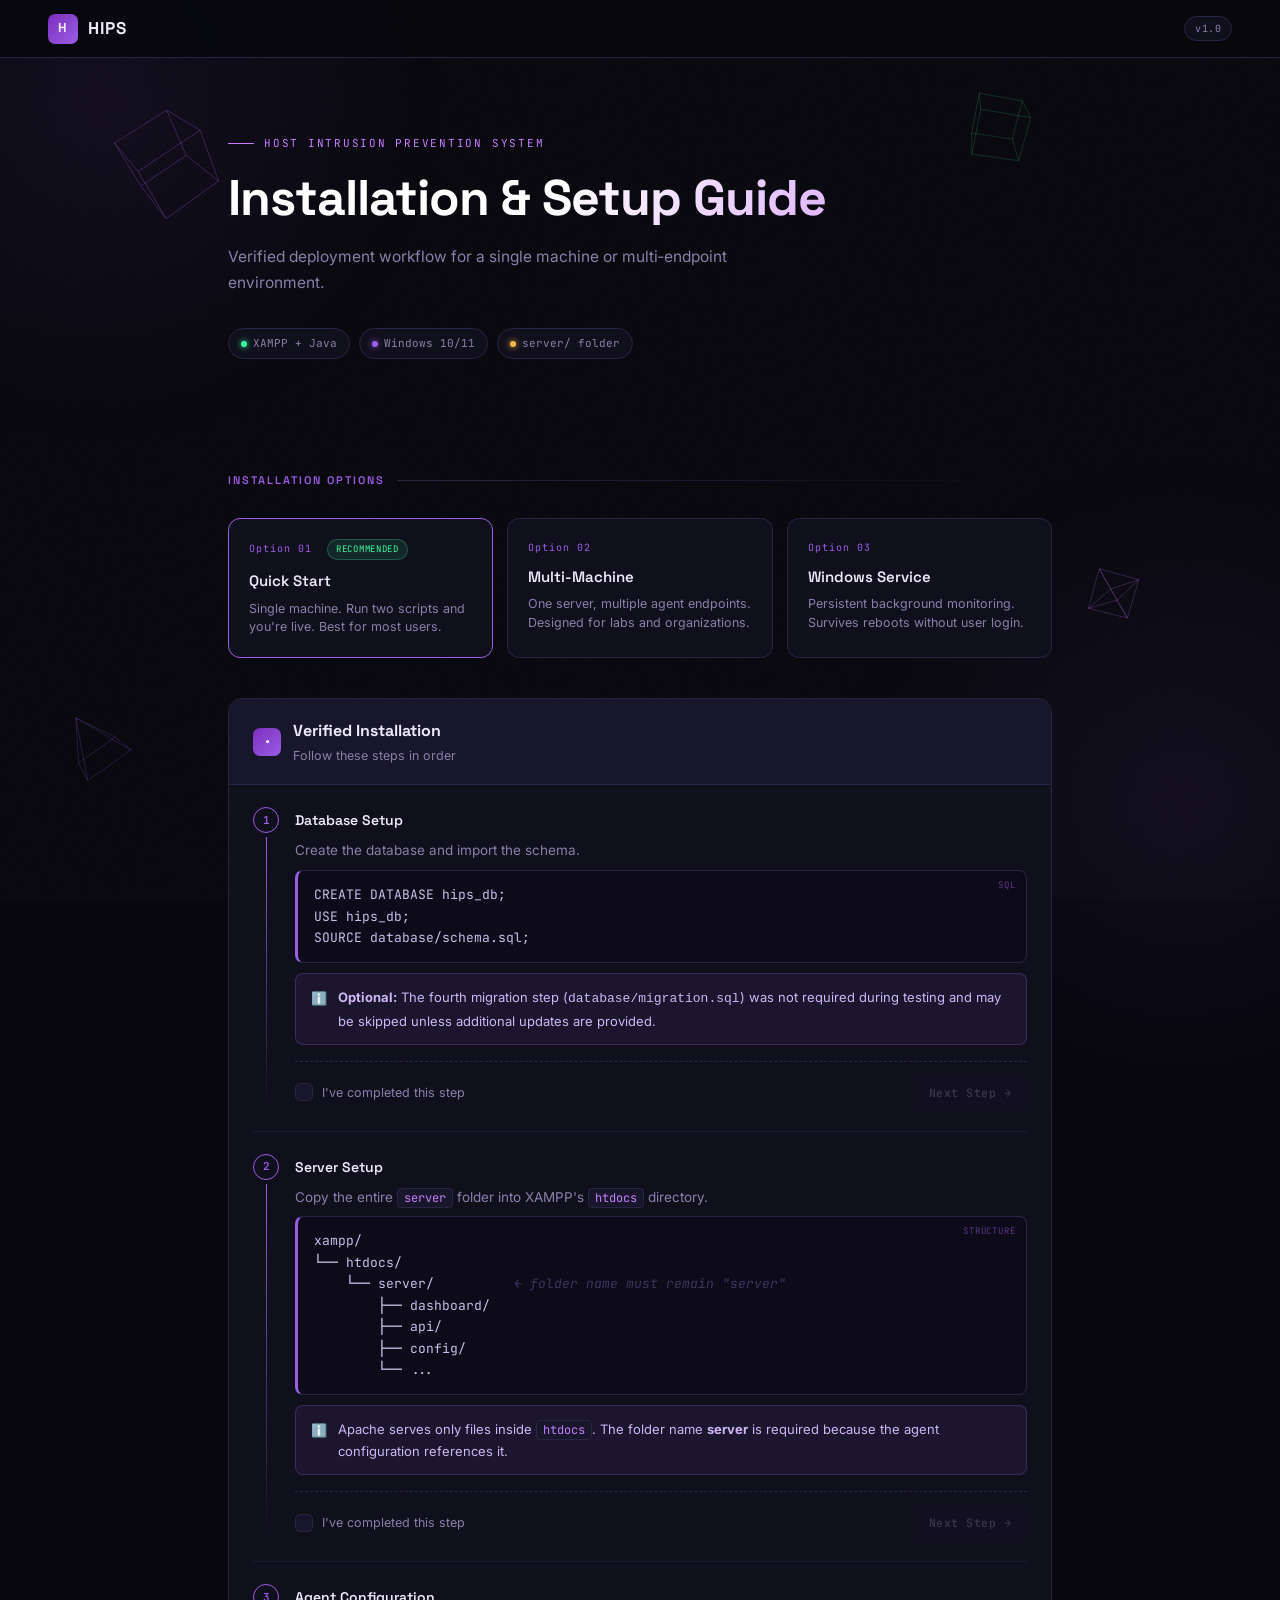
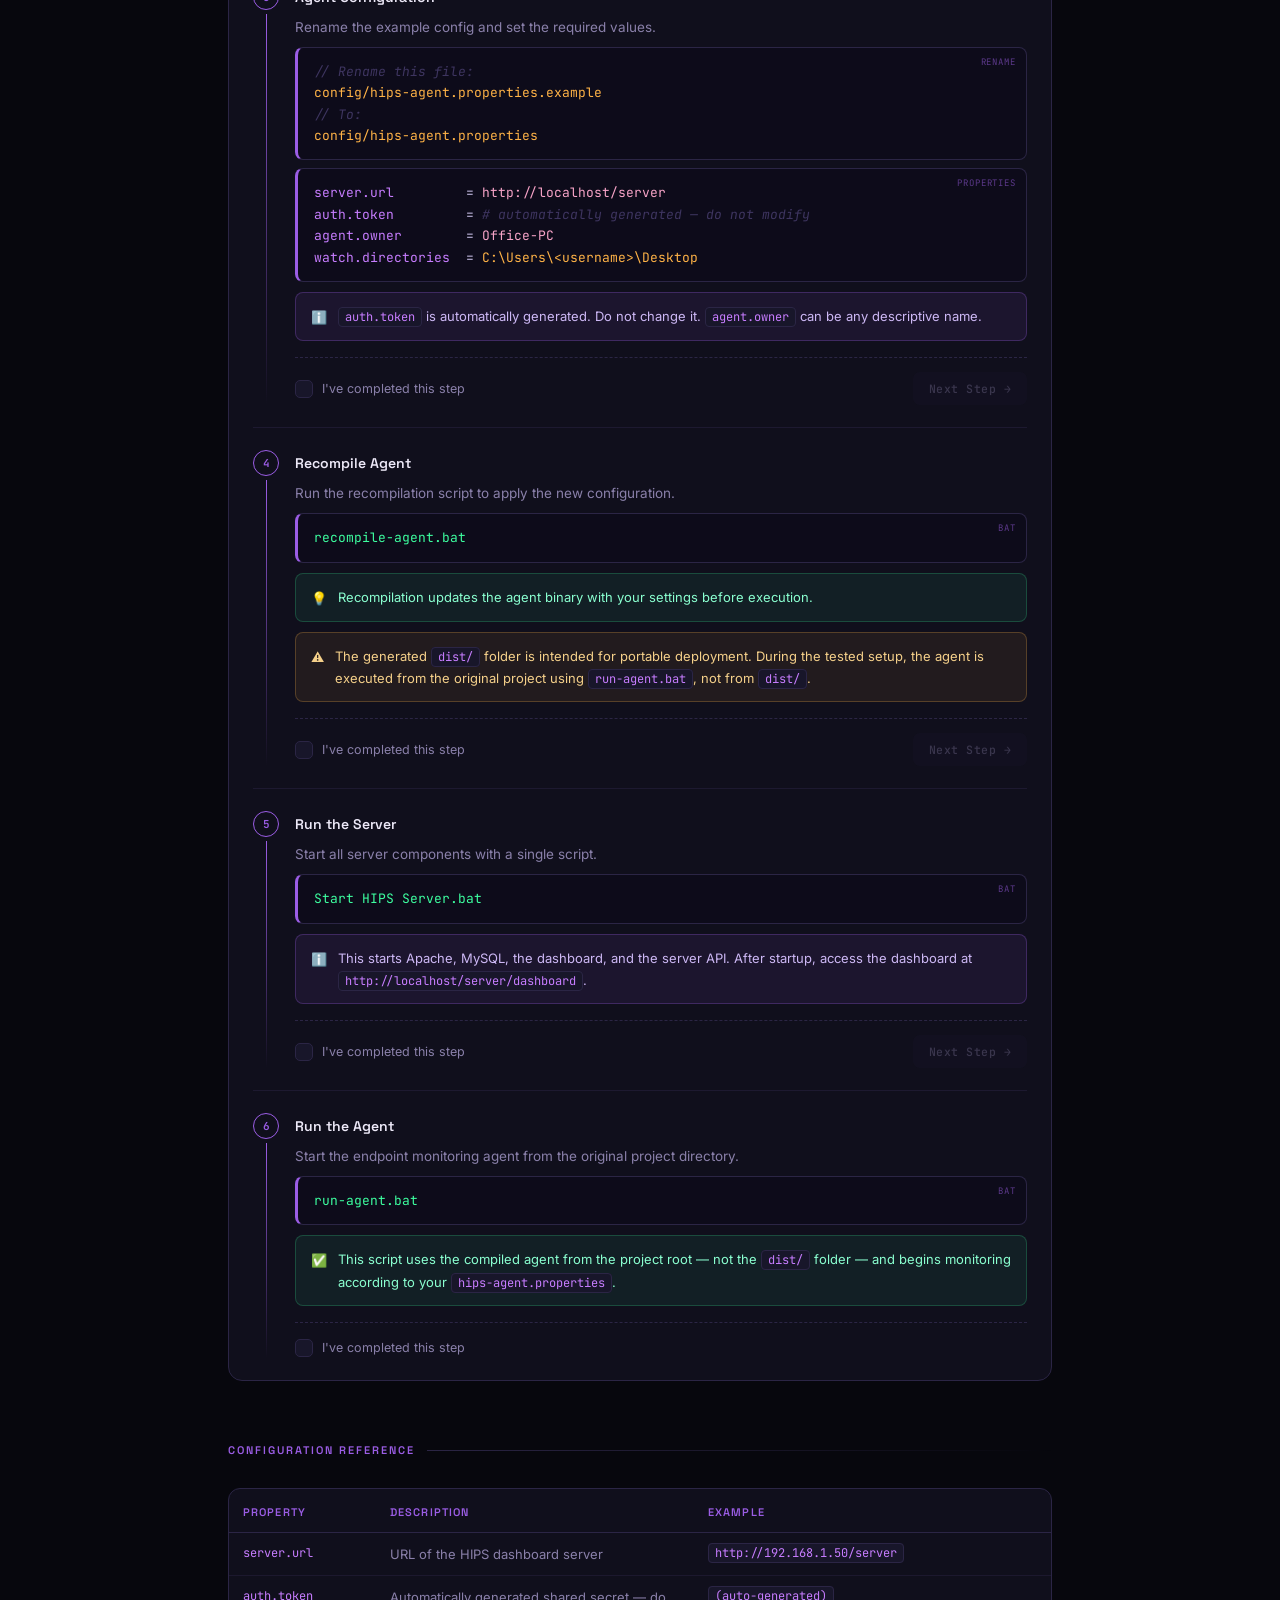
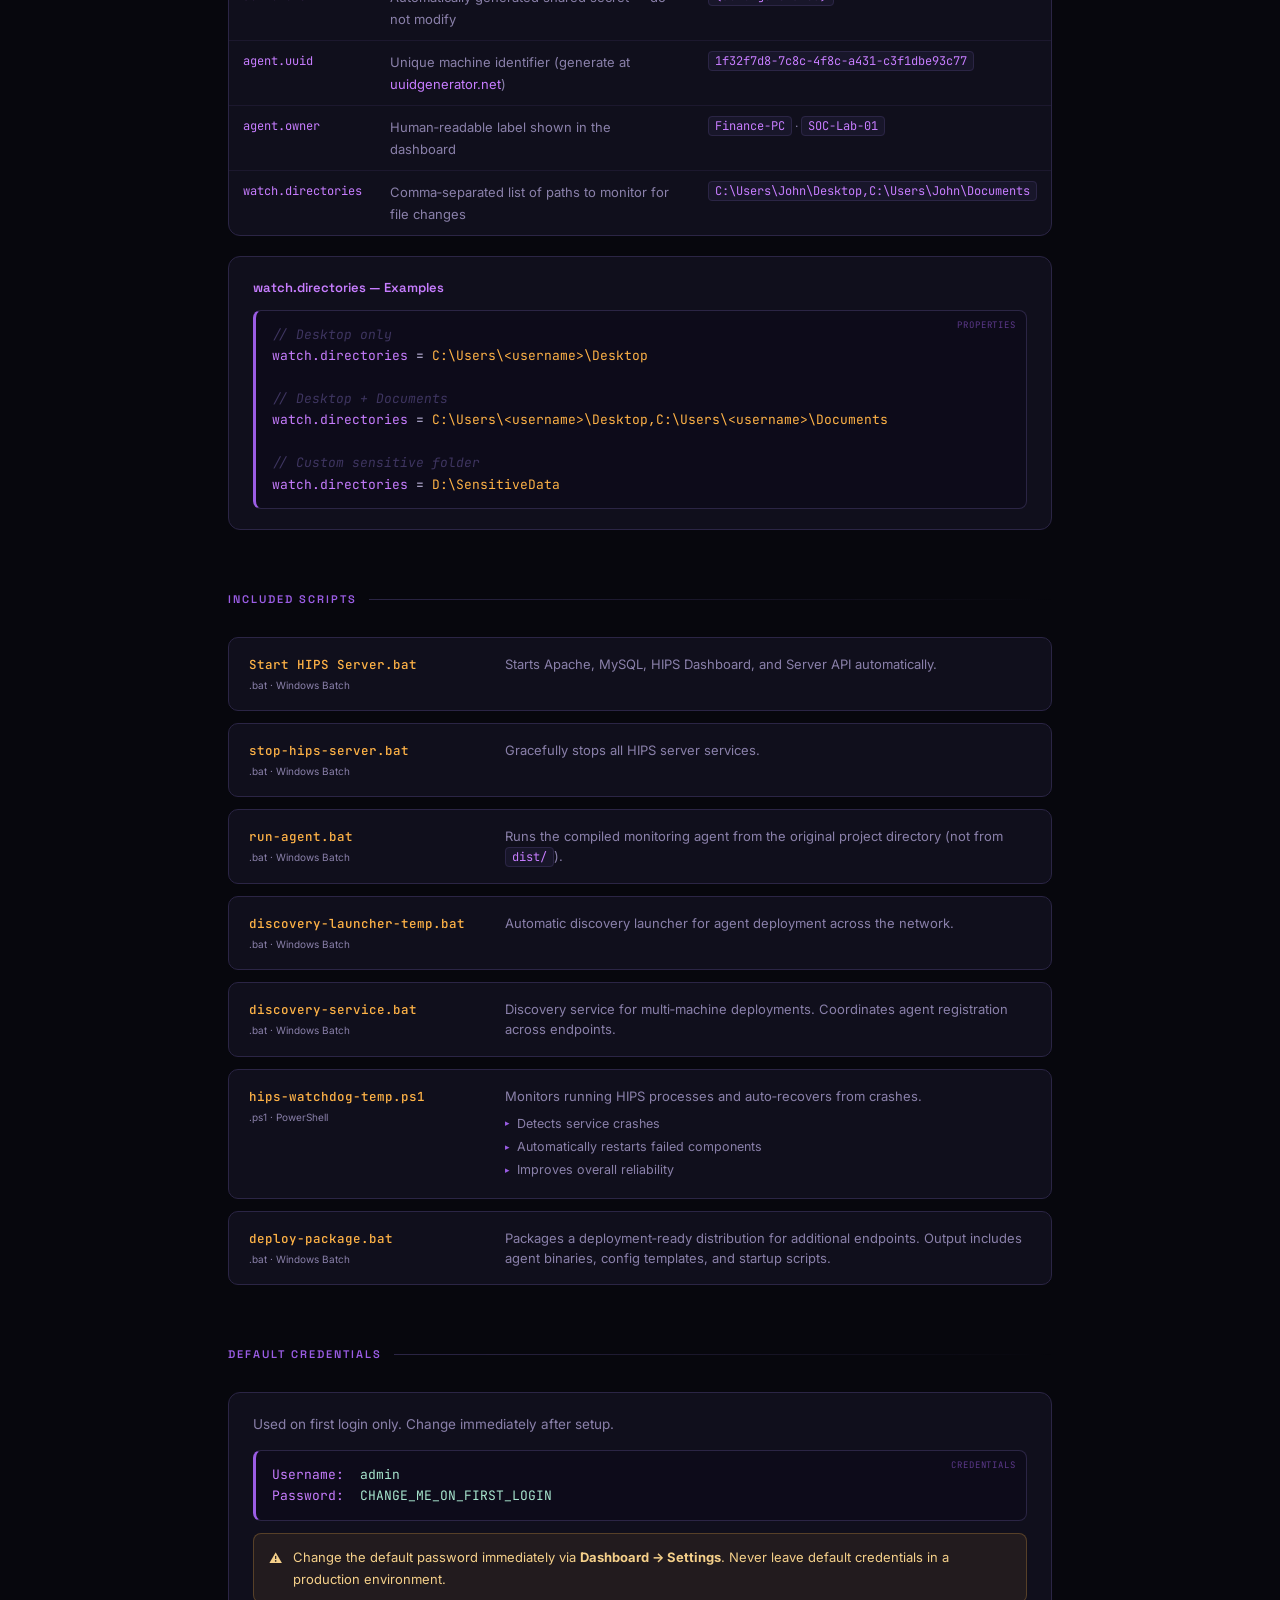
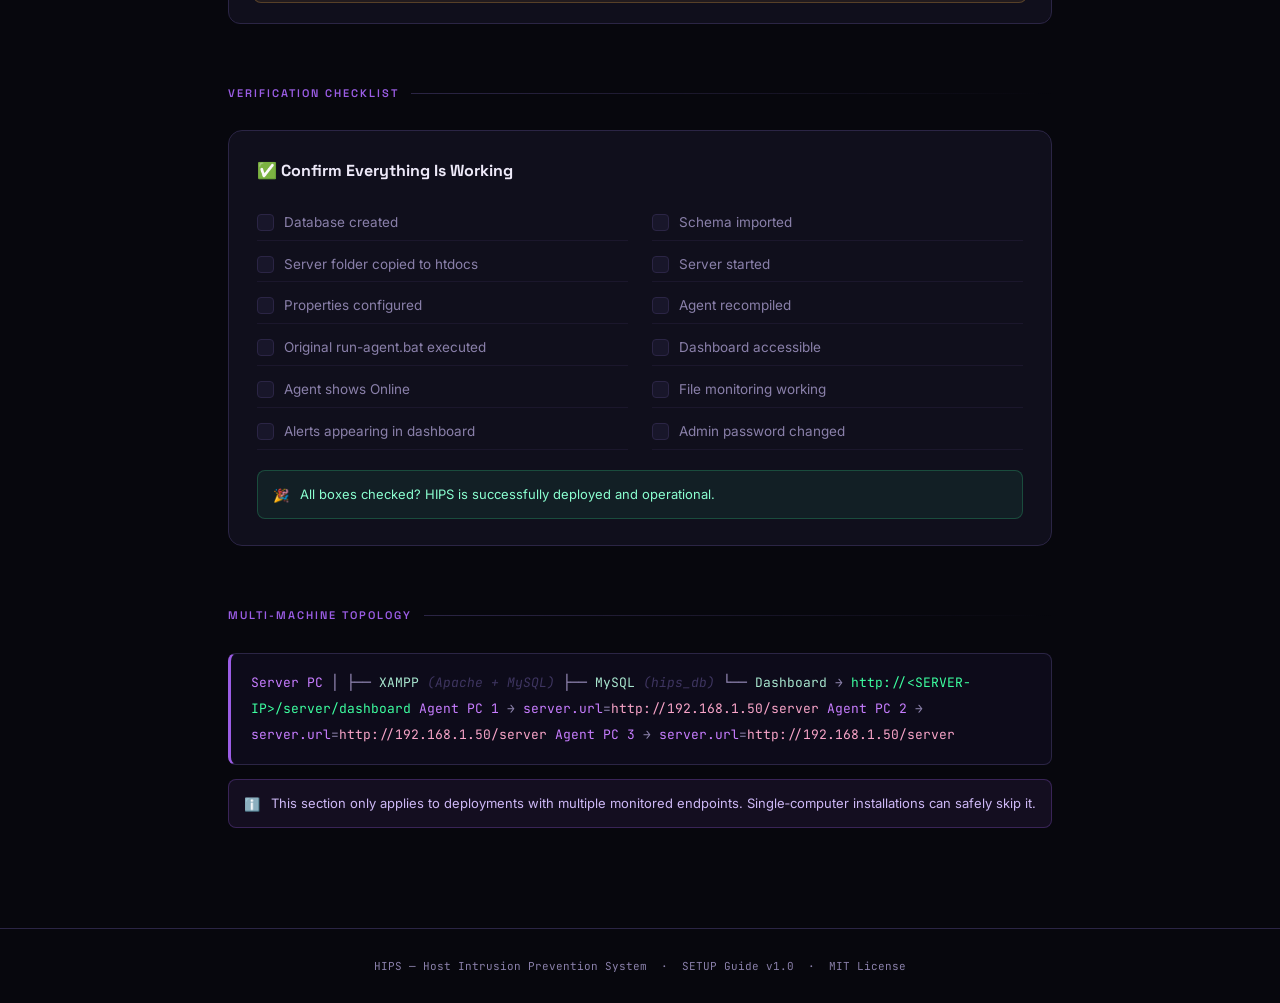
<file: docs/index.html>
<!DOCTYPE html>
<html lang="en">
<head>
  <meta charset="UTF-8" />
  <meta name="viewport" content="width=device-width, initial-scale=1.0" />
  <title>HIPS – SETUP Guide</title>
  <link rel="preconnect" href="https://fonts.googleapis.com" />
  <link rel="preconnect" href="https://fonts.gstatic.com" crossorigin />
  <link href="https://fonts.googleapis.com/css2?family=Space+Grotesk:wght@400;500;600;700&family=Inter:wght@400;500&family=JetBrains+Mono:wght@400;500&display=swap" rel="stylesheet" />
  <style>
    /* ── reset & variables (unchanged) ── */
    :root {
      --bg:        #07070D;
      --surface:   #100F1C;
      --surface2:  #18162A;
      --border:    #2B2545;
      --purple:    #9B5DE5;
      --purple-lo: #7B2FBE;
      --purple-hi: #C77DFF;
      --glow:      rgba(155,93,229,.15);
      --text:      #EDE9F8;
      --muted:     #8A80AA;
      --code-bg:   #0D0B1A;
      --green:     #3DFFA0;
      --amber:     #FFB347;
      --red:       #FF5C7A;
    }

    *, *::before, *::after { box-sizing: border-box; margin: 0; padding: 0; }
    html { scroll-behavior: smooth; }

    body {
      background: var(--bg);
      color: var(--text);
      font-family: 'Inter', sans-serif;
      font-size: 15px;
      line-height: 1.7;
      overflow-x: hidden;
    }

    body::before {
      content: '';
      position: fixed; inset: 0;
      background-image: url("data:image/svg+xml,%3Csvg viewBox='0 0 200 200' xmlns='http://www.w3.org/2000/svg'%3E%3Cfilter id='n'%3E%3CfeTurbulence type='fractalNoise' baseFrequency='0.75' numOctaves='4' stitchTiles='stitch'/%3E%3C/filter%3E%3Crect width='100%25' height='100%25' filter='url(%23n)' opacity='0.03'/%3E%3C/svg%3E");
      background-size: 200px 200px;
      pointer-events: none; z-index: 0;
    }

    .glow-orb {
      position: fixed; border-radius: 50%; pointer-events: none; z-index: 0;
      background: radial-gradient(circle, rgba(155,93,229,.07) 0%, transparent 70%);
      width: 700px; height: 700px;
    }
    .orb-1 { top: -250px; left: -250px; }
    .orb-2 { bottom: -250px; right: -250px; }

    #bg3d {
      position: fixed;
      inset: 0;
      z-index: 0;
      pointer-events: none;
      display: block;
    }

    /* ── HEADER ── */
    header {
      position: sticky; top: 0; z-index: 100;
      background: rgba(7,7,13,.88);
      backdrop-filter: blur(16px);
      border-bottom: 1px solid var(--border);
      padding: 0 48px; height: 58px;
      display: flex; align-items: center; justify-content: space-between;
    }

    .logo {
      font-family: 'Space Grotesk', sans-serif;
      font-weight: 700; font-size: 17px; letter-spacing: .05em;
      display: flex; align-items: center; gap: 10px;
    }

    .logo-badge {
      width: 30px; height: 30px;
      background: linear-gradient(135deg, var(--purple-lo), var(--purple));
      border-radius: 7px;
      display: flex; align-items: center; justify-content: center;
      font-size: 13px; font-weight: 700;
    }

    .header-pills { display: flex; gap: 8px; }
    .pill {
      font-family: 'JetBrains Mono', monospace;
      font-size: 10px; letter-spacing: .04em;
      padding: 3px 10px; border-radius: 20px;
      border: 1px solid var(--border);
      color: var(--muted); background: var(--surface);
    }

    /* ── HERO ── */
    .hero {
      max-width: 920px; margin: 0 auto;
      padding: 76px 48px 52px;
      position: relative; z-index: 1;
    }

    .eyebrow {
      font-family: 'JetBrains Mono', monospace;
      font-size: 11px; letter-spacing: .16em; text-transform: uppercase;
      color: var(--purple-hi);
      display: flex; align-items: center; gap: 10px;
      margin-bottom: 18px;
    }
    .eyebrow::before { content:''; width:26px; height:1px; background:var(--purple-hi); }

    .hero h1 {
      font-family: 'Space Grotesk', sans-serif;
      font-size: clamp(32px, 5vw, 50px); font-weight: 700;
      line-height: 1.1; letter-spacing: -.02em;
      background: linear-gradient(120deg, #fff 40%, var(--purple-hi));
      -webkit-background-clip: text; -webkit-text-fill-color: transparent;
      margin-bottom: 18px;
    }

    .hero p { color: var(--muted); font-size: 15.5px; max-width: 540px; margin-bottom: 32px; }

    .hero-tags { display: flex; flex-wrap: wrap; gap: 9px; }
    .tag {
      display: inline-flex; align-items: center; gap: 6px;
      font-family: 'JetBrains Mono', monospace; font-size: 11px;
      padding: 5px 12px; border-radius: 20px;
      border: 1px solid var(--border); background: var(--surface);
      color: var(--muted);
    }
    .tag .dot { width: 6px; height: 6px; border-radius: 50%; }
    .dot-g { background: var(--green); box-shadow: 0 0 6px var(--green); }
    .dot-p { background: var(--purple); box-shadow: 0 0 6px var(--purple); }
    .dot-a { background: var(--amber); box-shadow: 0 0 6px var(--amber); }

    /* ── WRAPPER ── */
    .wrapper {
      max-width: 920px; margin: 0 auto;
      padding: 0 48px 100px;
      position: relative; z-index: 1;
    }

    .section-label {
      font-family: 'Space Grotesk', sans-serif;
      font-size: 11px; font-weight: 600;
      letter-spacing: .18em; text-transform: uppercase;
      color: var(--purple);
      display: flex; align-items: center; gap: 12px;
      margin: 60px 0 28px;
    }
    .section-label::after {
      content: ''; flex: 1; height: 1px;
      background: linear-gradient(to right, var(--border), transparent);
    }

    /* ── OPTION CARDS ── */
    .options-grid {
      display: grid; grid-template-columns: repeat(3, 1fr); gap: 14px;
      margin-bottom: 40px;
    }
    .option-card {
      background: var(--surface);
      border: 1px solid var(--border);
      border-radius: 12px;
      padding: 20px;
      cursor: default;
      transition: border-color .2s, transform .15s;
    }
    .option-card:hover { border-color: var(--purple-lo); transform: translateY(-2px); }
    .option-card.recommended { border-color: var(--purple); }
    .opt-num {
      font-family: 'JetBrains Mono', monospace;
      font-size: 10px; letter-spacing: .1em;
      color: var(--purple); margin-bottom: 8px;
    }
    .opt-rec {
      display: inline-block;
      font-family: 'JetBrains Mono', monospace;
      font-size: 9px; letter-spacing: .08em; text-transform: uppercase;
      color: var(--green); background: rgba(61,255,160,.1);
      border: 1px solid rgba(61,255,160,.25);
      padding: 2px 8px; border-radius: 20px;
      margin-left: 8px; vertical-align: middle;
    }
    .option-card h3 {
      font-family: 'Space Grotesk', sans-serif;
      font-size: 15px; font-weight: 600;
      margin-bottom: 6px; color: var(--text);
    }
    .option-card p { font-size: 12.5px; color: var(--muted); line-height: 1.5; }

    /* ── PATH BLOCKS ── */
    .path-block {
      background: var(--surface);
      border: 1px solid var(--border);
      border-radius: 14px;
      margin-bottom: 20px;
      overflow: hidden;
    }
    .path-header {
      display: flex; align-items: center; justify-content: space-between;
      padding: 18px 24px;
      border-bottom: 1px solid var(--border);
      background: var(--surface2);
    }
    .path-header-left { display: flex; align-items: center; gap: 12px; }
    .path-num {
      width: 28px; height: 28px; border-radius: 7px;
      display: flex; align-items: center; justify-content: center;
      font-family: 'JetBrains Mono', monospace; font-size: 12px; font-weight: 600;
      background: linear-gradient(135deg, var(--purple-lo), var(--purple));
      color: #fff; flex-shrink: 0;
    }
    .path-title {
      font-family: 'Space Grotesk', sans-serif;
      font-size: 16px; font-weight: 700; color: var(--text);
    }
    .path-sub { font-size: 12.5px; color: var(--muted); margin-top: 1px; }
    .path-body { padding: 22px 24px; }

    /* ── STEPS ── */
    .install-step {
      display: flex; gap: 16px;
      margin-bottom: 22px;
      padding-bottom: 22px;
      border-bottom: 1px solid rgba(43,37,69,.5);
      scroll-margin-top: 80px;
    }
    .install-step:last-child { margin-bottom: 0; padding-bottom: 0; border-bottom: none; }

    .step-indicator {
      flex-shrink: 0;
      display: flex; flex-direction: column; align-items: center; gap: 0;
    }
    .step-circle {
      width: 26px; height: 26px; border-radius: 50%;
      border: 1.5px solid var(--purple);
      display: flex; align-items: center; justify-content: center;
      font-family: 'JetBrains Mono', monospace; font-size: 11px;
      color: var(--purple); font-weight: 600; flex-shrink: 0;
      transition: background .25s, color .25s, box-shadow .25s;
    }
    .step-circle.done {
      background: var(--purple);
      color: #fff;
      box-shadow: 0 0 12px rgba(155,93,229,.6);
    }
    .step-line {
      width: 1px; flex: 1; min-height: 20px;
      background: linear-gradient(to bottom, var(--purple), transparent);
      margin-top: 4px;
    }
    .step-content { flex: 1; padding-top: 2px; }
    .step-content h4 {
      font-family: 'Space Grotesk', sans-serif;
      font-size: 14px; font-weight: 600;
      color: var(--text); margin-bottom: 6px;
    }
    .step-content p { font-size: 13.5px; color: var(--muted); margin-bottom: 8px; }

    /* ── CODE ── */
    pre {
      background: var(--code-bg);
      border: 1px solid var(--border);
      border-left: 3px solid var(--purple);
      border-radius: 8px;
      padding: 13px 16px;
      margin-top: 8px;
      overflow-x: auto;
      font-family: 'JetBrains Mono', monospace;
      font-size: 13px; line-height: 1.65;
      color: #C8C0E8;
      position: relative;
    }
    pre[data-lang]::before {
      content: attr(data-lang);
      position: absolute; top: 7px; right: 10px;
      font-size: 9px; letter-spacing: .1em; text-transform: uppercase;
      color: var(--purple); opacity: .55;
    }
    .hl-cmd   { color: var(--green); }
    .hl-key   { color: var(--purple-hi); }
    .hl-val   { color: #A8E6CF; }
    .hl-cmt   { color: #3E3560; font-style: italic; }
    .hl-path  { color: var(--amber); }
    .hl-str   { color: #F8A4C8; }
    .hl-dir   { color: var(--purple-hi); }

    .ic {
      font-family: 'JetBrains Mono', monospace; font-size: 12px;
      background: var(--surface2); color: var(--purple-hi);
      border: 1px solid var(--border);
      padding: 1px 6px; border-radius: 4px;
    }

    /* ── CALLOUTS ── */
    .callout {
      display: flex; gap: 11px;
      border-radius: 8px; padding: 12px 15px;
      margin-top: 10px; font-size: 13px;
    }
    .callout .ico { flex-shrink: 0; margin-top: 1px; }
    .callout.info { background: rgba(155,93,229,.09); border: 1px solid rgba(155,93,229,.28); color: #CDB8F5; }
    .callout.warn { background: rgba(255,179,71,.08); border: 1px solid rgba(255,179,71,.24); color: #F5D08A; }
    .callout.tip  { background: rgba(61,255,160,.07); border: 1px solid rgba(61,255,160,.2);  color: #8AFFD0; }

    /* ── PREREQS ── */
    .prereqs {
      display: flex; gap: 8px; flex-wrap: wrap;
      margin-bottom: 18px;
    }
    .prereq {
      display: inline-flex; align-items: center; gap: 6px;
      font-family: 'JetBrains Mono', monospace; font-size: 11px;
      padding: 4px 11px; border-radius: 6px;
      background: var(--surface2); border: 1px solid var(--border);
      color: var(--muted);
    }
    .prereq span { color: var(--text); font-weight: 500; }

    /* ── CONFIG TABLE ── */
    .config-table {
      width: 100%; border-collapse: collapse;
      font-size: 13px; margin-top: 4px;
    }
    .config-table th {
      font-family: 'Space Grotesk', sans-serif;
      font-size: 11px; letter-spacing: .1em; text-transform: uppercase;
      color: var(--purple); font-weight: 600;
      padding: 10px 14px; text-align: left;
      border-bottom: 1px solid var(--border);
    }
    .config-table td {
      padding: 10px 14px; color: var(--muted);
      border-bottom: 1px solid rgba(43,37,69,.45);
      vertical-align: top;
    }
    .config-table tr:last-child td { border-bottom: none; }
    .config-table td:first-child {
      font-family: 'JetBrains Mono', monospace;
      font-size: 12px; color: var(--purple-hi);
      white-space: nowrap;
    }
    .config-table td:last-child { font-size: 12px; }

    /* ── SCRIPTS GRID ── */
    .scripts-grid {
      display: grid; gap: 12px;
    }
    .script-row {
      background: var(--surface);
      border: 1px solid var(--border);
      border-radius: 10px;
      padding: 16px 20px;
      display: grid; grid-template-columns: 240px 1fr;
      gap: 16px; align-items: start;
      transition: border-color .2s;
    }
    .script-row:hover { border-color: var(--purple-lo); }
    .script-name {
      font-family: 'JetBrains Mono', monospace; font-size: 12.5px;
      color: var(--amber); font-weight: 500;
    }
    .script-ext {
      font-size: 10px; color: var(--muted);
      margin-top: 2px;
    }
    .script-desc { font-size: 13px; color: var(--muted); line-height: 1.55; }
    .script-desc ul { list-style: none; margin-top: 6px; }
    .script-desc ul li {
      display: flex; align-items: center; gap: 7px;
      padding: 2px 0; font-size: 12.5px;
    }
    .script-desc ul li::before {
      content: '▸'; color: var(--purple); font-size: 9px;
    }

    /* ── CHECKLIST ── */
    .checklist-card {
      background: var(--surface);
      border: 1px solid var(--border);
      border-radius: 14px; padding: 26px 28px;
      margin-top: 8px;
    }
    .checklist-card h3 {
      font-family: 'Space Grotesk', sans-serif;
      font-size: 16px; font-weight: 700;
      margin-bottom: 20px; color: var(--text);
    }
    .check-grid { display: grid; grid-template-columns: 1fr 1fr; gap: 6px 24px; }
    .check-item {
      display: flex; align-items: center; gap: 10px;
      font-size: 13.5px; color: var(--muted); padding: 6px 0;
      border-bottom: 1px solid rgba(43,37,69,.4);
    }
    .check-box {
      width: 17px; height: 17px; flex-shrink: 0;
      border: 1.5px solid var(--border); border-radius: 4px;
      background: var(--surface2);
    }

    .cred-block {
      background: var(--surface);
      border: 1px solid var(--border);
      border-radius: 12px; padding: 20px 24px;
    }

    .topology {
      background: var(--code-bg);
      border: 1px solid var(--border);
      border-left: 3px solid var(--purple);
      border-radius: 8px;
      padding: 16px 20px; margin-top: 10px;
      font-family: 'JetBrains Mono', monospace;
      font-size: 13px; line-height: 2;
      color: var(--muted);
    }

    a { color: var(--purple-hi); text-decoration: none; }
    a:hover { text-decoration: underline; }

    footer {
      border-top: 1px solid var(--border);
      text-align: center; padding: 28px 48px;
      font-family: 'JetBrains Mono', monospace;
      font-size: 11px; color: var(--muted);
      position: relative; z-index: 1;
    }

    .step-action {
      display: flex; align-items: center; gap: 14px; flex-wrap: wrap;
      margin-top: 16px; padding-top: 14px;
      border-top: 1px dashed var(--border);
    }
    .step-check-label {
      display: inline-flex; align-items: center; gap: 9px;
      cursor: pointer;
      font-size: 12.5px; color: var(--muted);
      user-select: none;
    }
    .step-checkbox {
      appearance: none; -webkit-appearance: none;
      width: 18px; height: 18px; flex-shrink: 0;
      border: 1.5px solid var(--border); border-radius: 5px;
      background: var(--surface2);
      cursor: pointer;
      position: relative;
      transition: border-color .2s, background .2s, box-shadow .2s;
    }
    .step-checkbox:hover { border-color: var(--purple-lo); }
    .step-checkbox:checked {
      background: linear-gradient(135deg, var(--purple-lo), var(--purple));
      border-color: var(--purple);
      box-shadow: 0 0 10px rgba(155,93,229,.45);
    }
    .step-checkbox:checked::after {
      content: '';
      position: absolute;
      left: 5px; top: 1px;
      width: 5px; height: 9px;
      border: solid #fff;
      border-width: 0 2px 2px 0;
      transform: rotate(45deg);
    }
    .step-check-label:has(.step-checkbox:checked) { color: var(--text); }

    .next-step-btn {
      font-family: 'JetBrains Mono', monospace;
      font-size: 11.5px; font-weight: 500; letter-spacing: .04em;
      color: #fff;
      background: linear-gradient(135deg, var(--purple-lo), var(--purple));
      border: none; border-radius: 7px;
      padding: 9px 16px;
      cursor: pointer;
      display: inline-flex; align-items: center; gap: 7px;
      transition: opacity .2s, transform .15s, box-shadow .2s;
      box-shadow: 0 0 0 rgba(155,93,229,0);
      margin-left: auto;
    }
    .next-step-btn:not(:disabled):hover {
      transform: translateY(-1px);
      box-shadow: 0 4px 16px rgba(155,93,229,.35);
    }
    .next-step-btn:disabled {
      opacity: .35;
      cursor: not-allowed;
      background: var(--surface2);
      color: var(--muted);
    }

    .completion-message {
      max-width: 920px; margin: 0 auto 40px;
      padding: 0 48px;
      position: relative; z-index: 1;
      display: none;
    }
    .completion-message.show {
      display: block;
      animation: completionPop .5s ease;
    }
    .completion-card {
      background: linear-gradient(135deg, rgba(155,93,229,.16), rgba(61,255,160,.08));
      border: 1px solid rgba(155,93,229,.4);
      border-radius: 16px;
      padding: 32px;
      text-align: center;
      box-shadow: 0 0 40px rgba(155,93,229,.18);
    }
    .completion-card .big-emoji { font-size: 38px; margin-bottom: 10px; }
    .completion-card h3 {
      font-family: 'Space Grotesk', sans-serif;
      font-size: 20px; font-weight: 700;
      background: linear-gradient(120deg, #fff 30%, var(--purple-hi));
      -webkit-background-clip: text; -webkit-text-fill-color: transparent;
      margin-bottom: 8px;
    }
    .completion-card p { color: var(--muted); font-size: 13.5px; }

    @keyframes completionPop {
      0%   { opacity: 0; transform: translateY(14px) scale(.97); }
      100% { opacity: 1; transform: translateY(0) scale(1); }
    }

    @media (max-width: 700px) {
      header, .hero, .wrapper, .completion-message { padding-left: 20px; padding-right: 20px; }
      .options-grid { grid-template-columns: 1fr; }
      .check-grid { grid-template-columns: 1fr; }
      .script-row { grid-template-columns: 1fr; }
      .next-step-btn { margin-left: 0; }
    }
  </style>
</head>
<body>
  <canvas id="bg3d"></canvas>
  <div class="glow-orb orb-1"></div>
  <div class="glow-orb orb-2"></div>

  <header>
    <div class="logo"><span class="logo-badge">H</span> HIPS</div>
    <div class="header-pills"><span class="pill">v1.0</span></div>
  </header>

  <div class="hero">
    <div class="eyebrow">Host Intrusion Prevention System</div>
    <h1>Installation &amp; Setup Guide</h1>
    <p>Verified deployment workflow for a single machine or multi‑endpoint environment.</p>
    <div class="hero-tags">
      <span class="tag"><span class="dot dot-g"></span>XAMPP + Java</span>
      <span class="tag"><span class="dot dot-p"></span>Windows 10/11</span>
      <span class="tag"><span class="dot dot-a"></span>server/ folder</span>
    </div>
  </div>

  <div class="wrapper">
    <!-- ── OPTION CARDS (preserved) ── -->
    <div class="section-label">Installation Options</div>
    <div class="options-grid">
      <div class="option-card recommended">
        <div class="opt-num">Option 01 <span class="opt-rec">Recommended</span></div>
        <h3>Quick Start</h3>
        <p>Single machine. Run two scripts and you're live. Best for most users.</p>
      </div>
      <div class="option-card">
        <div class="opt-num">Option 02</div>
        <h3>Multi-Machine</h3>
        <p>One server, multiple agent endpoints. Designed for labs and organizations.</p>
      </div>
      <div class="option-card">
        <div class="opt-num">Option 03</div>
        <h3>Windows Service</h3>
        <p>Persistent background monitoring. Survives reboots without user login.</p>
      </div>
    </div>

    <!-- ════════════════════════════════════════════════════
         MAIN DEPLOYMENT PATH (corrected workflow)
    ════════════════════════════════════════════════════ -->
    <div class="path-block">
      <div class="path-header">
        <div class="path-header-left">
          <div class="path-num">•</div>
          <div>
            <div class="path-title">Verified Installation</div>
            <div class="path-sub">Follow these steps in order</div>
          </div>
        </div>
      </div>
      <div class="path-body">

        <!-- STEP 1: Database Setup -->
        <div class="install-step" id="step-1">
          <div class="step-indicator">
            <div class="step-circle" id="step-circle-1">1</div>
            <div class="step-line"></div>
          </div>
          <div class="step-content">
            <h4>Database Setup</h4>
            <p>Create the database and import the schema.</p>
            <pre data-lang="sql">CREATE DATABASE hips_db;
USE hips_db;
SOURCE database/schema.sql;</pre>
            <div class="callout info">
              <span class="ico">ℹ️</span>
              <span><strong>Optional:</strong> The fourth migration step (<code>database/migration.sql</code>) was not required during testing and may be skipped unless additional updates are provided.</span>
            </div>
            <div class="step-action">
              <label class="step-check-label"><input type="checkbox" class="step-checkbox" id="step-check-1" /> I've completed this step</label>
              <button class="next-step-btn" id="step-next-1" disabled>Next Step →</button>
            </div>
          </div>
        </div>

        <!-- STEP 2: Server Setup (corrected) -->
        <div class="install-step" id="step-2">
          <div class="step-indicator">
            <div class="step-circle" id="step-circle-2">2</div>
            <div class="step-line"></div>
          </div>
          <div class="step-content">
            <h4>Server Setup</h4>
            <p>Copy the entire <span class="ic">server</span> folder into XAMPP's <span class="ic">htdocs</span> directory.</p>
            <pre data-lang="structure">xampp/
└── htdocs/
    └── server/          <span class="hl-cmt">← folder name must remain "server"</span>
        ├── dashboard/
        ├── api/
        ├── config/
        └── ...</pre>
            <div class="callout info">
              <span class="ico">ℹ️</span>
              <span>Apache serves only files inside <span class="ic">htdocs</span>. The folder name <strong>server</strong> is required because the agent configuration references it.</span>
            </div>
            <div class="step-action">
              <label class="step-check-label"><input type="checkbox" class="step-checkbox" id="step-check-2" /> I've completed this step</label>
              <button class="next-step-btn" id="step-next-2" disabled>Next Step →</button>
            </div>
          </div>
        </div>

        <!-- STEP 3: Agent Configuration -->
        <div class="install-step" id="step-3">
          <div class="step-indicator">
            <div class="step-circle" id="step-circle-3">3</div>
            <div class="step-line"></div>
          </div>
          <div class="step-content">
            <h4>Agent Configuration</h4>
            <p>Rename the example config and set the required values.</p>
            <pre data-lang="rename"><span class="hl-cmt">// Rename this file:</span>
<span class="hl-path">config/hips-agent.properties.example</span>
<span class="hl-cmt">// To:</span>
<span class="hl-path">config/hips-agent.properties</span></pre>
            <pre data-lang="properties"><span class="hl-key">server.url</span>         = <span class="hl-str">http://localhost/server</span>
<span class="hl-key">auth.token</span>         = <span class="hl-cmt"># automatically generated — do not modify</span>
<span class="hl-key">agent.owner</span>        = <span class="hl-str">Office-PC</span>
<span class="hl-key">watch.directories</span>  = <span class="hl-path">C:\Users\&lt;username&gt;\Desktop</span></pre>
            <div class="callout info">
              <span class="ico">ℹ️</span>
              <span><span class="ic">auth.token</span> is automatically generated. Do not change it. <span class="ic">agent.owner</span> can be any descriptive name.</span>
            </div>
            <div class="step-action">
              <label class="step-check-label"><input type="checkbox" class="step-checkbox" id="step-check-3" /> I've completed this step</label>
              <button class="next-step-btn" id="step-next-3" disabled>Next Step →</button>
            </div>
          </div>
        </div>

        <!-- STEP 4: Recompile Agent -->
        <div class="install-step" id="step-4">
          <div class="step-indicator">
            <div class="step-circle" id="step-circle-4">4</div>
            <div class="step-line"></div>
          </div>
          <div class="step-content">
            <h4>Recompile Agent</h4>
            <p>Run the recompilation script to apply the new configuration.</p>
            <pre data-lang="bat"><span class="hl-cmd">recompile-agent.bat</span></pre>
            <div class="callout tip">
              <span class="ico">💡</span>
              <span>Recompilation updates the agent binary with your settings before execution.</span>
            </div>
            <div class="callout warn">
              <span class="ico">⚠️</span>
              <span>The generated <span class="ic">dist/</span> folder is intended for portable deployment. During the tested setup, the agent is executed from the original project using <span class="ic">run-agent.bat</span>, not from <span class="ic">dist/</span>.</span>
            </div>
            <div class="step-action">
              <label class="step-check-label"><input type="checkbox" class="step-checkbox" id="step-check-4" /> I've completed this step</label>
              <button class="next-step-btn" id="step-next-4" disabled>Next Step →</button>
            </div>
          </div>
        </div>

        <!-- STEP 5: Run Server -->
        <div class="install-step" id="step-5">
          <div class="step-indicator">
            <div class="step-circle" id="step-circle-5">5</div>
            <div class="step-line"></div>
          </div>
          <div class="step-content">
            <h4>Run the Server</h4>
            <p>Start all server components with a single script.</p>
            <pre data-lang="bat"><span class="hl-cmd">Start HIPS Server.bat</span></pre>
            <div class="callout info">
              <span class="ico">ℹ️</span>
              <span>This starts Apache, MySQL, the dashboard, and the server API. After startup, access the dashboard at <span class="ic">http://localhost/server/dashboard</span>.</span>
            </div>
            <div class="step-action">
              <label class="step-check-label"><input type="checkbox" class="step-checkbox" id="step-check-5" /> I've completed this step</label>
              <button class="next-step-btn" id="step-next-5" disabled>Next Step →</button>
            </div>
          </div>
        </div>

        <!-- STEP 6: Run Agent -->
        <div class="install-step" id="step-6">
          <div class="step-indicator">
            <div class="step-circle" id="step-circle-6">6</div>
            <div class="step-line"></div>
          </div>
          <div class="step-content">
            <h4>Run the Agent</h4>
            <p>Start the endpoint monitoring agent from the original project directory.</p>
            <pre data-lang="bat"><span class="hl-cmd">run-agent.bat</span></pre>
            <div class="callout tip">
              <span class="ico">✅</span>
              <span>This script uses the compiled agent from the project root — not the <span class="ic">dist/</span> folder — and begins monitoring according to your <span class="ic">hips-agent.properties</span>.</span>
            </div>
            <div class="step-action">
              <label class="step-check-label"><input type="checkbox" class="step-checkbox" id="step-check-6" /> I've completed this step</label>
            </div>
          </div>
        </div>

      </div><!-- /path-body -->
    </div><!-- /path-block -->

    <!-- ── CONFIGURATION REFERENCE ── (unchanged structure, URLs corrected) -->
    <div class="section-label">Configuration Reference</div>
    <div style="background:var(--surface);border:1px solid var(--border);border-radius:12px;overflow:hidden;margin-bottom:20px;">
      <table class="config-table">
        <thead><tr><th>Property</th><th>Description</th><th>Example</th></tr></thead>
        <tbody>
          <tr><td>server.url</td><td>URL of the HIPS dashboard server</td><td><span class="ic">http://192.168.1.50/server</span></td></tr>
          <tr><td>auth.token</td><td>Automatically generated shared secret — do not modify</td><td><span class="ic">(auto-generated)</span></td></tr>
          <tr><td>agent.uuid</td><td>Unique machine identifier (generate at <a href="https://www.uuidgenerator.net" target="_blank">uuidgenerator.net</a>)</td><td><span class="ic">1f32f7d8-7c8c-4f8c-a431-c3f1dbe93c77</span></td></tr>
          <tr><td>agent.owner</td><td>Human‑readable label shown in the dashboard</td><td><span class="ic">Finance-PC</span> · <span class="ic">SOC-Lab-01</span></td></tr>
          <tr><td>watch.directories</td><td>Comma‑separated list of paths to monitor for file changes</td><td><span class="ic">C:\Users\John\Desktop,C:\Users\John\Documents</span></td></tr>
        </tbody>
      </table>
    </div>

    <div style="background:var(--surface);border:1px solid var(--border);border-radius:12px;padding:20px 24px;margin-bottom:6px;">
      <div style="font-family:'Space Grotesk',sans-serif;font-size:13px;font-weight:600;color:var(--purple-hi);margin-bottom:10px;">watch.directories — Examples</div>
      <pre data-lang="properties"><span class="hl-cmt">// Desktop only</span>
<span class="hl-key">watch.directories</span> = <span class="hl-path">C:\Users\&lt;username&gt;\Desktop</span>

<span class="hl-cmt">// Desktop + Documents</span>
<span class="hl-key">watch.directories</span> = <span class="hl-path">C:\Users\&lt;username&gt;\Desktop,C:\Users\&lt;username&gt;\Documents</span>

<span class="hl-cmt">// Custom sensitive folder</span>
<span class="hl-key">watch.directories</span> = <span class="hl-path">D:\SensitiveData</span></pre>
    </div>

    <!-- ── INCLUDED SCRIPTS ── (descriptions updated) -->
    <div class="section-label">Included Scripts</div>
    <div class="scripts-grid">
      <div class="script-row">
        <div><div class="script-name">Start HIPS Server.bat</div><div class="script-ext">.bat · Windows Batch</div></div>
        <div class="script-desc">Starts Apache, MySQL, HIPS Dashboard, and Server API automatically.</div>
      </div>
      <div class="script-row">
        <div><div class="script-name">stop-hips-server.bat</div><div class="script-ext">.bat · Windows Batch</div></div>
        <div class="script-desc">Gracefully stops all HIPS server services.</div>
      </div>
      <div class="script-row">
        <div><div class="script-name">run-agent.bat</div><div class="script-ext">.bat · Windows Batch</div></div>
        <div class="script-desc">Runs the compiled monitoring agent from the original project directory (not from <span class="ic">dist/</span>).</div>
      </div>
      <div class="script-row">
        <div><div class="script-name">discovery-launcher-temp.bat</div><div class="script-ext">.bat · Windows Batch</div></div>
        <div class="script-desc">Automatic discovery launcher for agent deployment across the network.</div>
      </div>
      <div class="script-row">
        <div><div class="script-name">discovery-service.bat</div><div class="script-ext">.bat · Windows Batch</div></div>
        <div class="script-desc">Discovery service for multi‑machine deployments. Coordinates agent registration across endpoints.</div>
      </div>
      <div class="script-row">
        <div><div class="script-name">hips-watchdog-temp.ps1</div><div class="script-ext">.ps1 · PowerShell</div></div>
        <div class="script-desc">Monitors running HIPS processes and auto‑recovers from crashes.<ul><li>Detects service crashes</li><li>Automatically restarts failed components</li><li>Improves overall reliability</li></ul></div>
      </div>
      <div class="script-row">
        <div><div class="script-name">deploy-package.bat</div><div class="script-ext">.bat · Windows Batch</div></div>
        <div class="script-desc">Packages a deployment‑ready distribution for additional endpoints. Output includes agent binaries, config templates, and startup scripts.</div>
      </div>
    </div>

    <!-- ── DEFAULT CREDENTIALS ── -->
    <div class="section-label">Default Credentials</div>
    <div class="cred-block">
      <p style="color:var(--muted);font-size:13.5px;margin-bottom:14px;">Used on first login only. Change immediately after setup.</p>
      <pre data-lang="credentials"><span class="hl-key">Username:</span>  <span class="hl-val">admin</span>
<span class="hl-key">Password:</span>  <span class="hl-val">CHANGE_ME_ON_FIRST_LOGIN</span></pre>
      <div class="callout warn" style="margin-top:12px">
        <span class="ico">⚠️</span>
        <span>Change the default password immediately via <strong>Dashboard → Settings</strong>. Never leave default credentials in a production environment.</span>
      </div>
    </div>

    <!-- ── VERIFICATION CHECKLIST (updated to match workflow) ── -->
    <div class="section-label">Verification Checklist</div>
    <div class="checklist-card">
      <h3>✅ Confirm Everything Is Working</h3>
      <div class="check-grid">
        <div class="check-item"><div class="check-box"></div>Database created</div>
        <div class="check-item"><div class="check-box"></div>Schema imported</div>
        <div class="check-item"><div class="check-box"></div>Server folder copied to htdocs</div>
        <div class="check-item"><div class="check-box"></div>Server started</div>
        <div class="check-item"><div class="check-box"></div>Properties configured</div>
        <div class="check-item"><div class="check-box"></div>Agent recompiled</div>
        <div class="check-item"><div class="check-box"></div>Original run-agent.bat executed</div>
        <div class="check-item"><div class="check-box"></div>Dashboard accessible</div>
        <div class="check-item"><div class="check-box"></div>Agent shows Online</div>
        <div class="check-item"><div class="check-box"></div>File monitoring working</div>
        <div class="check-item"><div class="check-box"></div>Alerts appearing in dashboard</div>
        <div class="check-item"><div class="check-box"></div>Admin password changed</div>
      </div>
      <div class="callout tip" style="margin-top:20px">
        <span class="ico">🎉</span>
        <span>All boxes checked? HIPS is successfully deployed and operational.</span>
      </div>
    </div>

    <!-- ── TOPOLOGY DIAGRAM (URLs updated) ── -->
    <div class="section-label">Multi‑Machine Topology</div>
    <div class="topology">
<span class="hl-dir">Server PC</span>
│
├── <span class="hl-val">XAMPP</span>  <span class="hl-cmt">(Apache + MySQL)</span>
├── <span class="hl-val">MySQL</span>   <span class="hl-cmt">(hips_db)</span>
└── <span class="hl-val">Dashboard</span> → <span class="hl-cmd">http://&lt;SERVER-IP&gt;/server/dashboard</span>

<span class="hl-dir">Agent PC 1</span>  →  <span class="hl-key">server.url</span>=<span class="hl-str">http://192.168.1.50/server</span>
<span class="hl-dir">Agent PC 2</span>  →  <span class="hl-key">server.url</span>=<span class="hl-str">http://192.168.1.50/server</span>
<span class="hl-dir">Agent PC 3</span>  →  <span class="hl-key">server.url</span>=<span class="hl-str">http://192.168.1.50/server</span></div>
    <div class="callout info" style="margin-top:14px">
      <span class="ico">ℹ️</span>
      <span>This section only applies to deployments with multiple monitored endpoints. Single‑computer installations can safely skip it.</span>
    </div>

  </div><!-- /wrapper -->

  <!-- ── SETUP COMPLETION MESSAGE ── -->
  <div class="completion-message" id="completion-message">
    <div class="completion-card">
      <div class="big-emoji">🎉</div>
      <h3>Setup Completed 🎉</h3>
      <p>You've finished all installation steps. HIPS is ready to monitor your endpoint.</p>
    </div>
  </div>

  <footer>
    HIPS — Host Intrusion Prevention System &nbsp;·&nbsp; SETUP Guide v1.0 &nbsp;·&nbsp; MIT License
  </footer>

  <script>
    (function () {
      /* ── STEP CHECKBOX / NEXT‑STEP LOGIC (6 steps) ── */
      var TOTAL_STEPS = 6;

      for (var i = 1; i <= TOTAL_STEPS; i++) {
        (function (idx) {
          var checkbox = document.getElementById('step-check-' + idx);
          var nextBtn = document.getElementById('step-next-' + idx);
          var circle = document.getElementById('step-circle-' + idx);

          if (!checkbox) return;

          checkbox.addEventListener('change', function () {
            if (circle) circle.classList.toggle('done', checkbox.checked);

            if (nextBtn) {
              nextBtn.disabled = !checkbox.checked;
            }

            // Final step: show completion message
            if (idx === TOTAL_STEPS) {
              var completion = document.getElementById('completion-message');
              if (checkbox.checked) {
                completion.classList.add('show');
                completion.scrollIntoView({ behavior: 'smooth', block: 'center' });
              } else {
                completion.classList.remove('show');
              }
            }
          });

          if (nextBtn) {
            nextBtn.addEventListener('click', function () {
              var nextStep = document.getElementById('step-' + (idx + 1));
              if (nextStep) {
                nextStep.scrollIntoView({ behavior: 'smooth', block: 'start' });
              }
            });
          }
        })(i);
      }

      /* ── 3D WIREFRAME BACKGROUND (restored) ── */
      var canvas = document.getElementById('bg3d');
      var ctx = canvas.getContext('2d');
      var W, H;

      function resize() {
        W = canvas.width = window.innerWidth;
        H = canvas.height = window.innerHeight;
      }
      window.addEventListener('resize', resize);
      resize();

      function makeCube(size) {
        var pts = [];
        [-1, 1].forEach(function (x) {
          [-1, 1].forEach(function (y) {
            [-1, 1].forEach(function (z) {
              pts.push([x * size, y * size, z * size]);
            });
          });
        });
        var edges = [];
        for (var a = 0; a < pts.length; a++) {
          for (var b = a + 1; b < pts.length; b++) {
            var diff = 0;
            for (var k = 0; k < 3; k++) if (pts[a][k] !== pts[b][k]) diff++;
            if (diff === 1) edges.push([a, b]);
          }
        }
        return { points: pts, edges: edges };
      }

      function makeOcta(size) {
        var pts = [
          [size, 0, 0], [-size, 0, 0],
          [0, size, 0], [0, -size, 0],
          [0, 0, size], [0, 0, -size]
        ];
        var skip = { '0-1': 1, '2-3': 1, '4-5': 1 };
        var edges = [];
        for (var a = 0; a < pts.length; a++) {
          for (var b = a + 1; b < pts.length; b++) {
            if (!skip[a + '-' + b]) edges.push([a, b]);
          }
        }
        return { points: pts, edges: edges };
      }

      function makePyramid(size) {
        var pts = [
          [0, -size, 0],
          [-size, size, -size], [size, size, -size],
          [size, size, size], [-size, size, size]
        ];
        var edges = [
          [0, 1], [0, 2], [0, 3], [0, 4],
          [1, 2], [2, 3], [3, 4], [4, 1]
        ];
        return { points: pts, edges: edges };
      }

      var shapes = [
        { geo: makeCube(64), xR: 0.13, yR: 0.18, rx: 0.3, ry: 0.6, rz: 0.1,
          base: { x: 0.0007, y: 0.0011, z: 0.0004 }, color: 'rgba(155,93,229,0.30)' },
        { geo: makeOcta(58), xR: 0.87, yR: 0.66, rx: 0.6, ry: 0.2, rz: 0.4,
          base: { x: 0.0009, y: 0.0006, z: 0.0008 }, color: 'rgba(199,125,255,0.22)' },
        { geo: makeCube(46), xR: 0.78, yR: 0.14, rx: 0.2, ry: 0.4, rz: 0.7,
          base: { x: 0.0005, y: 0.0008, z: 0.0005 }, color: 'rgba(61,255,160,0.16)' },
        { geo: makePyramid(50), xR: 0.07, yR: 0.82, rx: 0.5, ry: 0.3, rz: 0.2,
          base: { x: 0.0006, y: 0.0007, z: 0.0006 }, color: 'rgba(155,93,229,0.22)' },
        { geo: makeOcta(36), xR: 0.50, yR: 0.92, rx: 0.4, ry: 0.5, rz: 0.3,
          base: { x: 0.0008, y: 0.0005, z: 0.0009 }, color: 'rgba(199,125,255,0.14)' }
      ];

      function rotatePoint(p, rx, ry, rz) {
        var x = p[0], y = p[1], z = p[2];

        var cx = Math.cos(rx), sx = Math.sin(rx);
        var y1 = y * cx - z * sx, z1 = y * sx + z * cx;
        y = y1; z = z1;

        var cy = Math.cos(ry), sy = Math.sin(ry);
        var x1 = x * cy + z * sy, z2 = -x * sy + z * cy;
        x = x1; z = z2;

        var cz = Math.cos(rz), sz = Math.sin(rz);
        var x2 = x * cz - y * sz, y2 = x * sz + y * cz;
        x = x2; y = y2;

        return [x, y, z];
      }

      function project(p) {
        var fov = 280, viewerZ = 560;
        var factor = fov / (viewerZ - p[2]);
        return [p[0] * factor, p[1] * factor];
      }

      var lastScrollY = window.scrollY || 0;
      var scrollVelocity = 0;

      function tick() {
        ctx.clearRect(0, 0, W, H);

        var currentScroll = window.scrollY || window.pageYOffset || 0;
        var delta = currentScroll - lastScrollY;
        lastScrollY = currentScroll;
        scrollVelocity = scrollVelocity * 0.9 + delta * 0.1;

        var scrollBoost = scrollVelocity * 0.0014;

        shapes.forEach(function (shape) {
          shape.rx += shape.base.x + scrollBoost * 0.6;
          shape.ry += shape.base.y + scrollBoost;
          shape.rz += shape.base.z + scrollBoost * 0.4;

          var originX = shape.xR * W;
          var originY = shape.yR * H;

          var projected = shape.geo.points.map(function (p) {
            var rp = rotatePoint(p, shape.rx, shape.ry, shape.rz);
            var pr = project(rp);
            return [originX + pr[0], originY + pr[1]];
          });

          ctx.strokeStyle = shape.color;
          ctx.lineWidth = 1;
          ctx.beginPath();
          shape.geo.edges.forEach(function (edge) {
            var p1 = projected[edge[0]], p2 = projected[edge[1]];
            ctx.moveTo(p1[0], p1[1]);
            ctx.lineTo(p2[0], p2[1]);
          });
          ctx.stroke();
        });

        requestAnimationFrame(tick);
      }

      requestAnimationFrame(tick);
    })();
  </script>
</body>
</html>
</file>
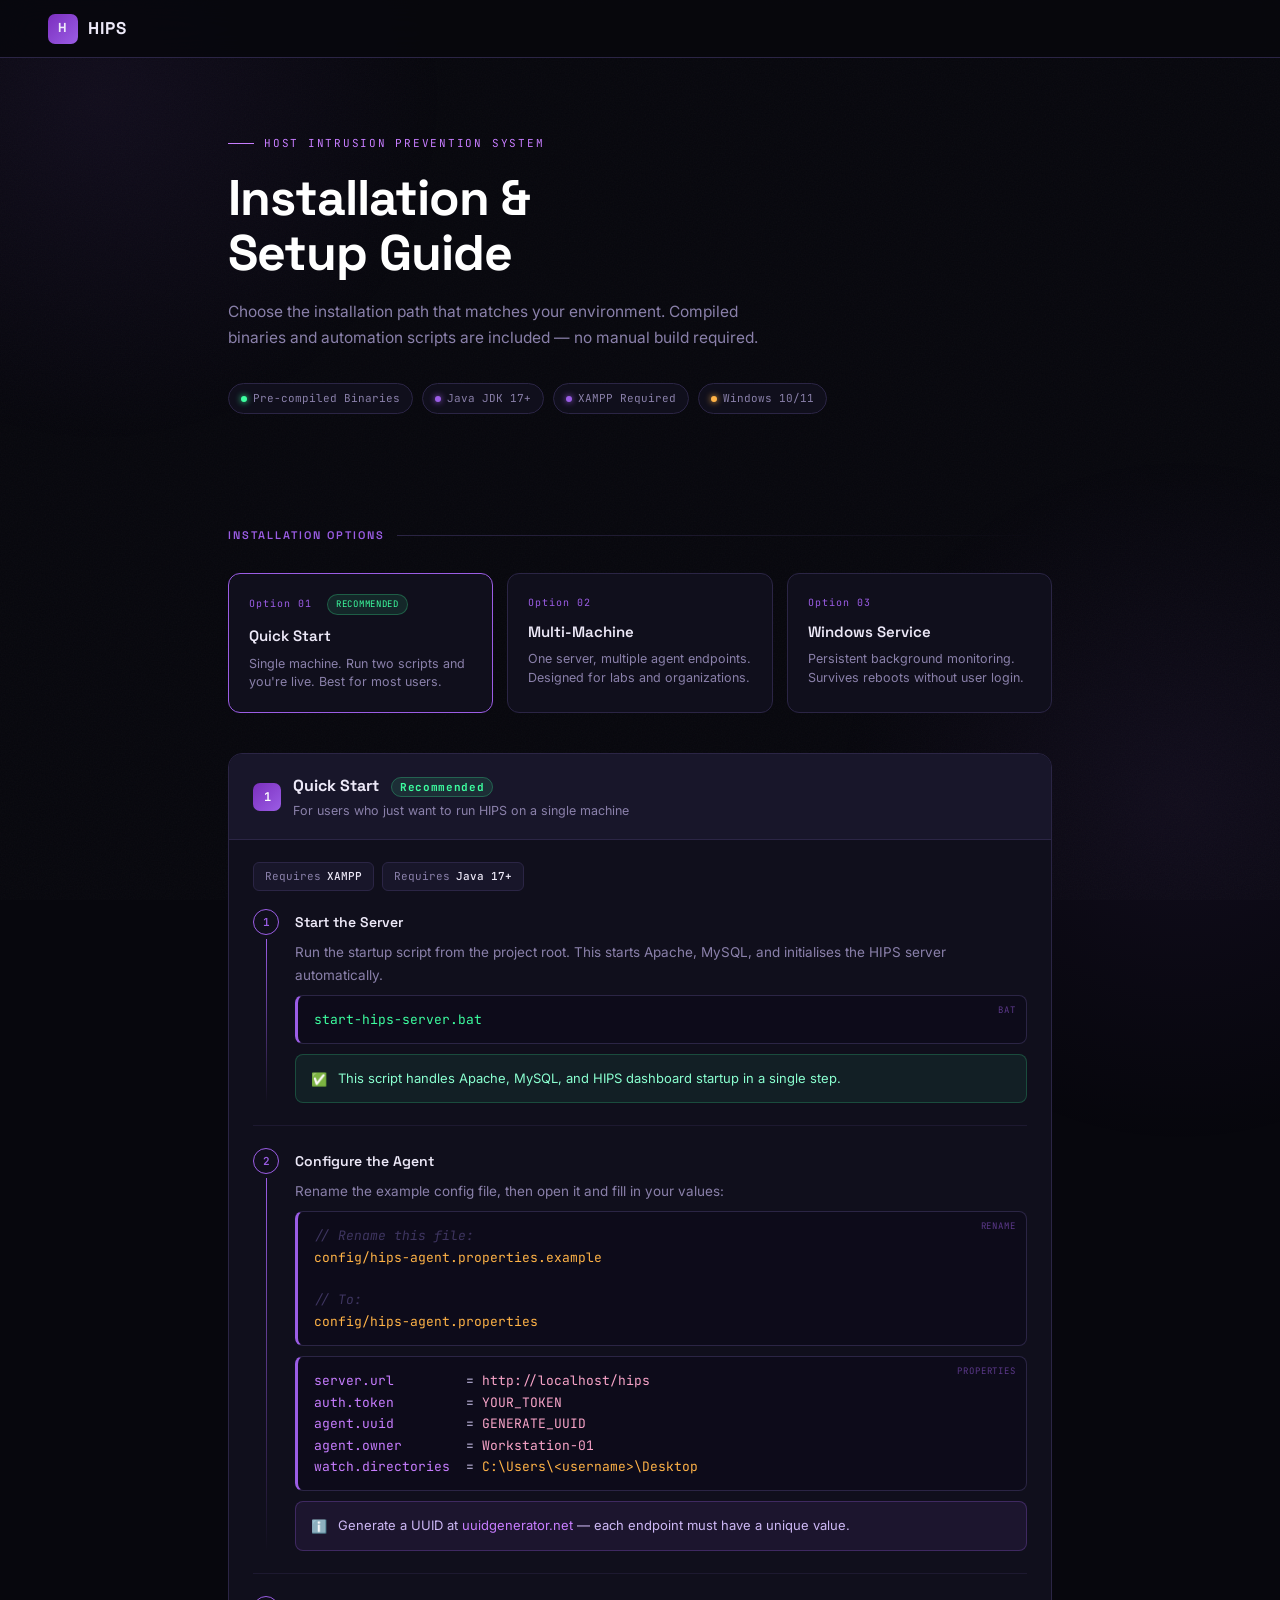
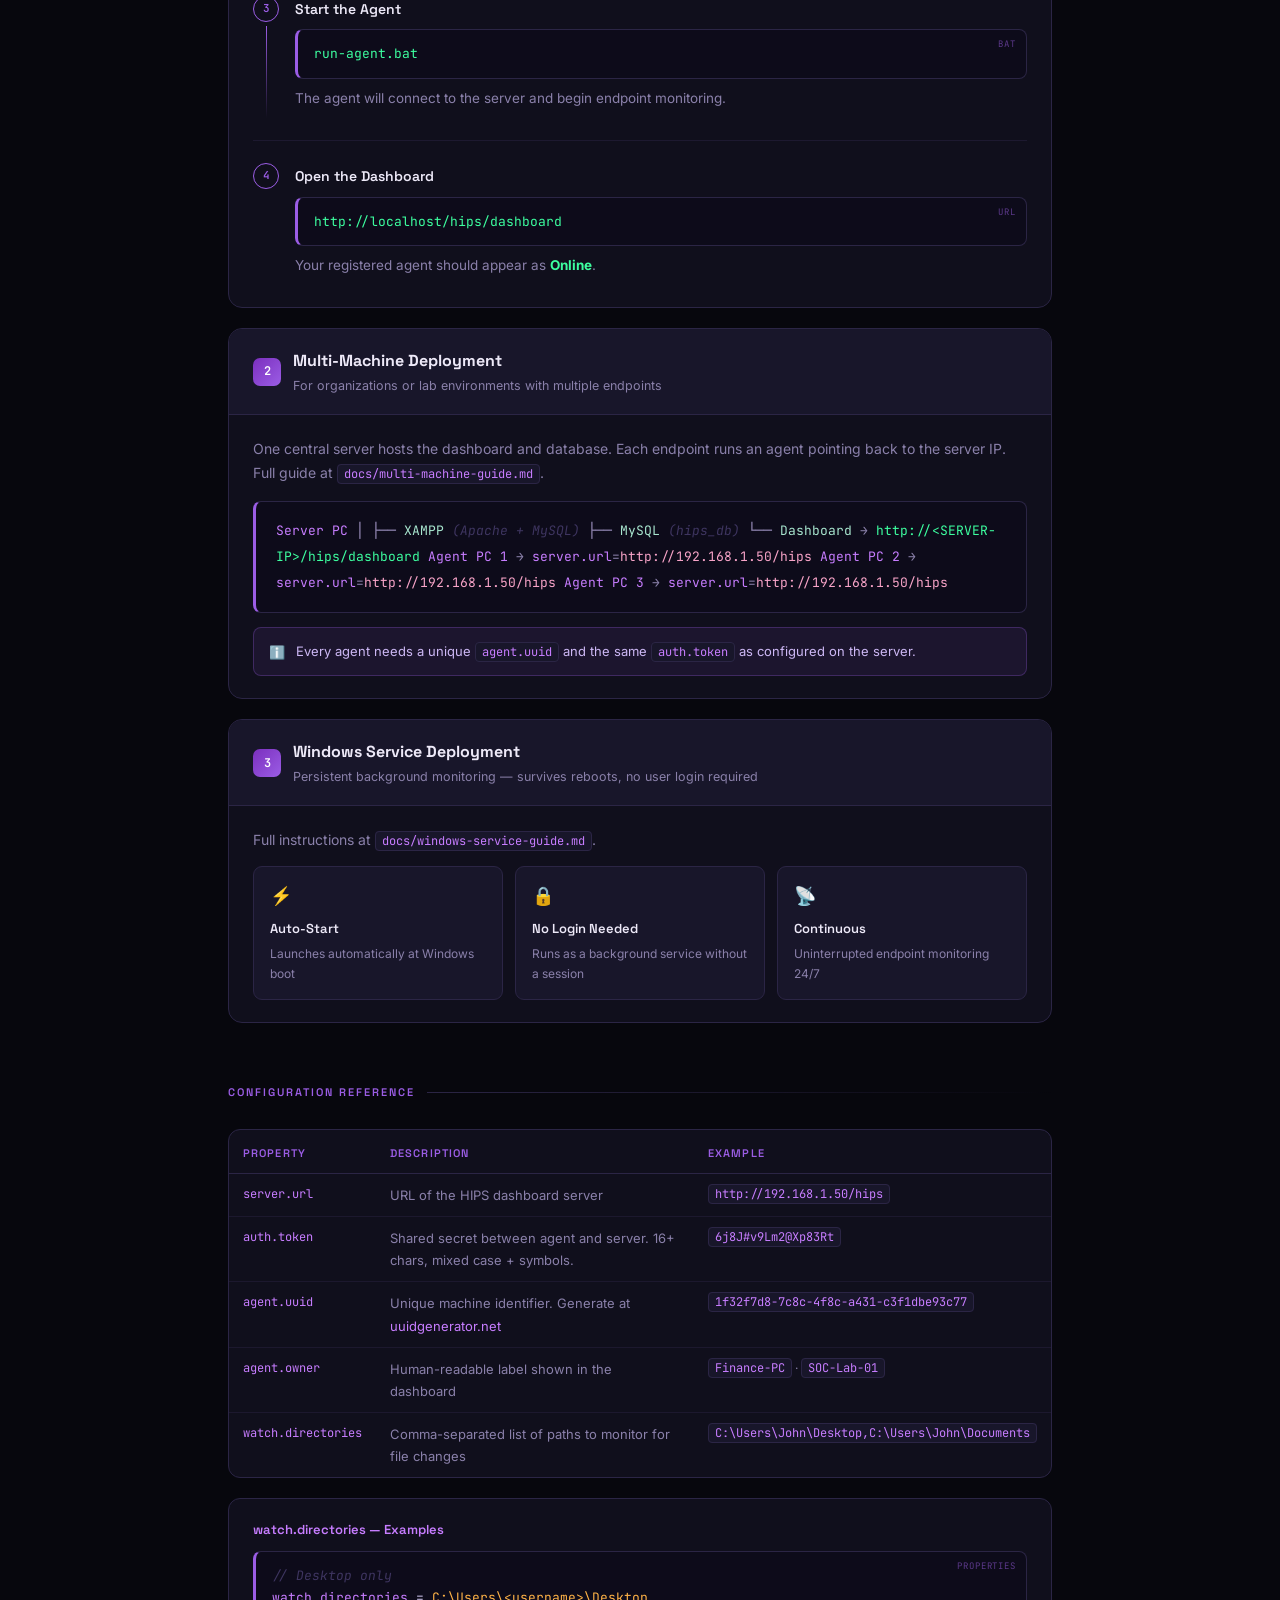
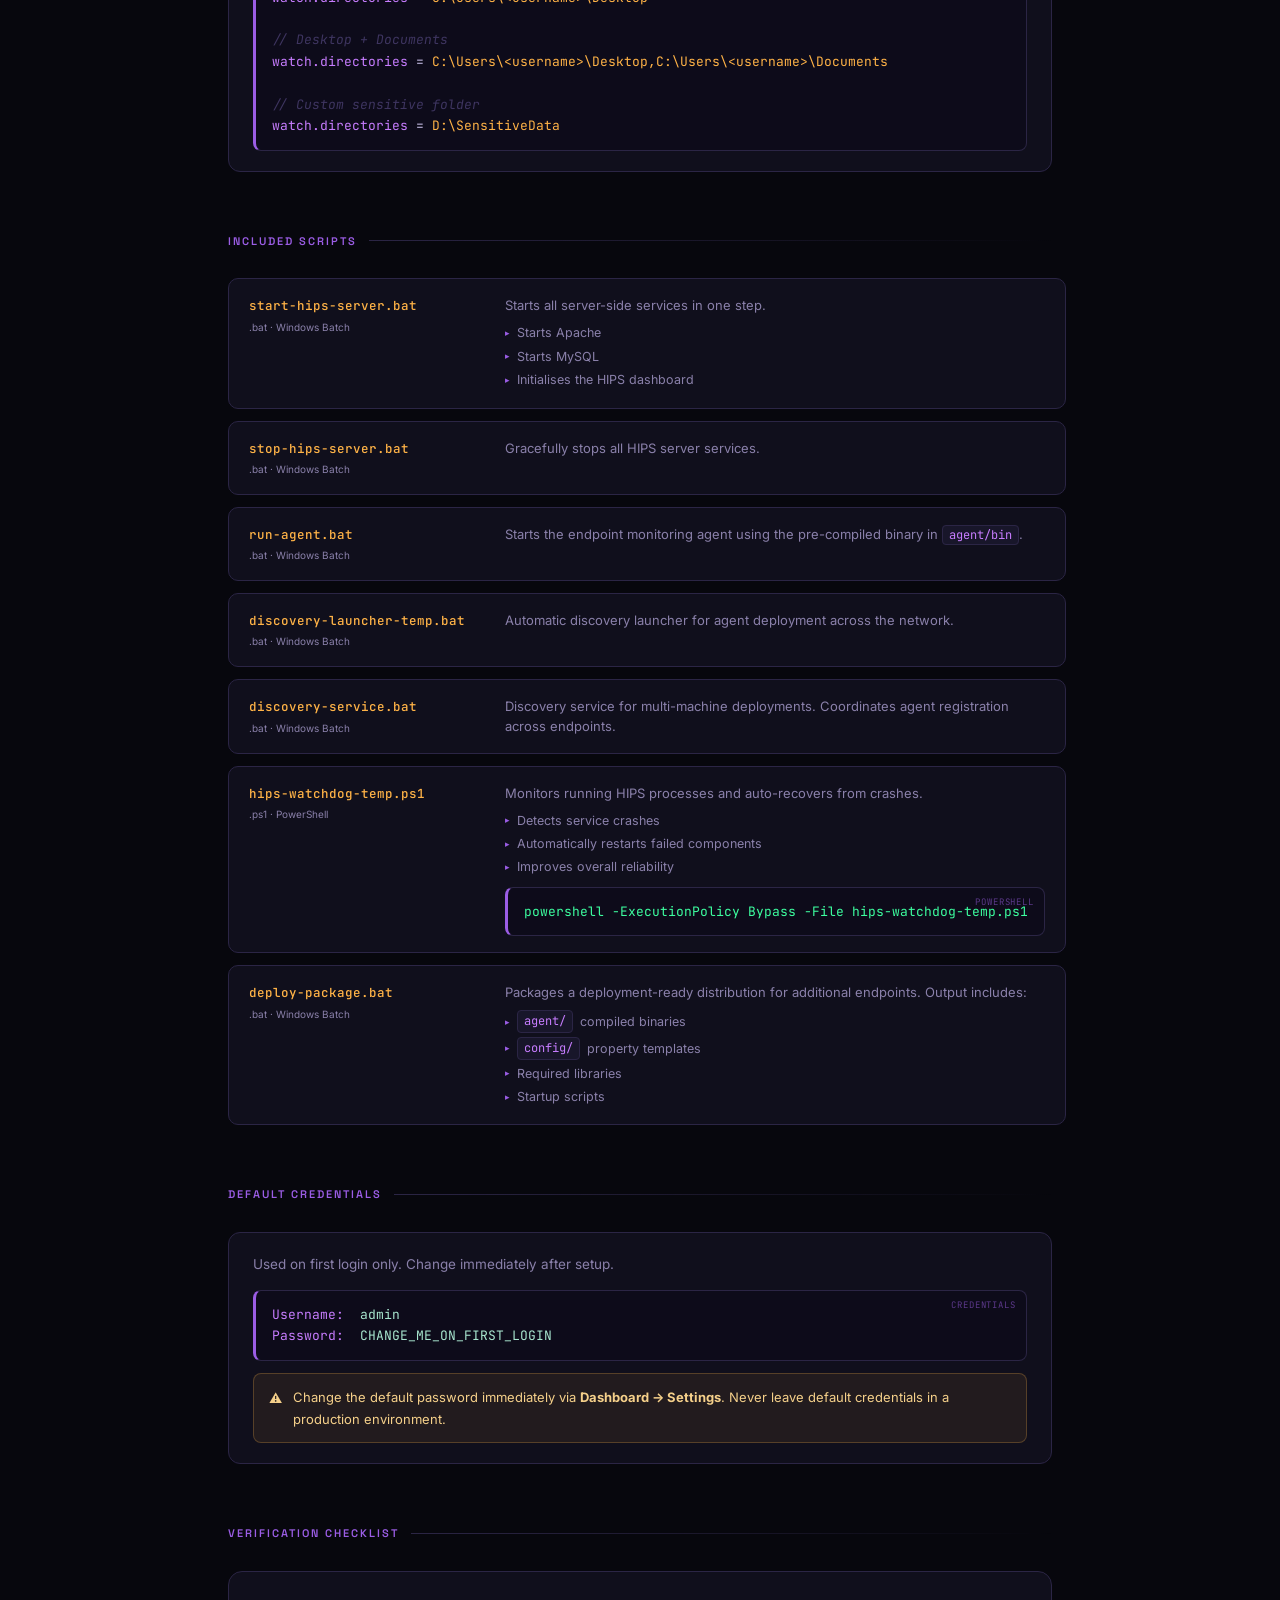
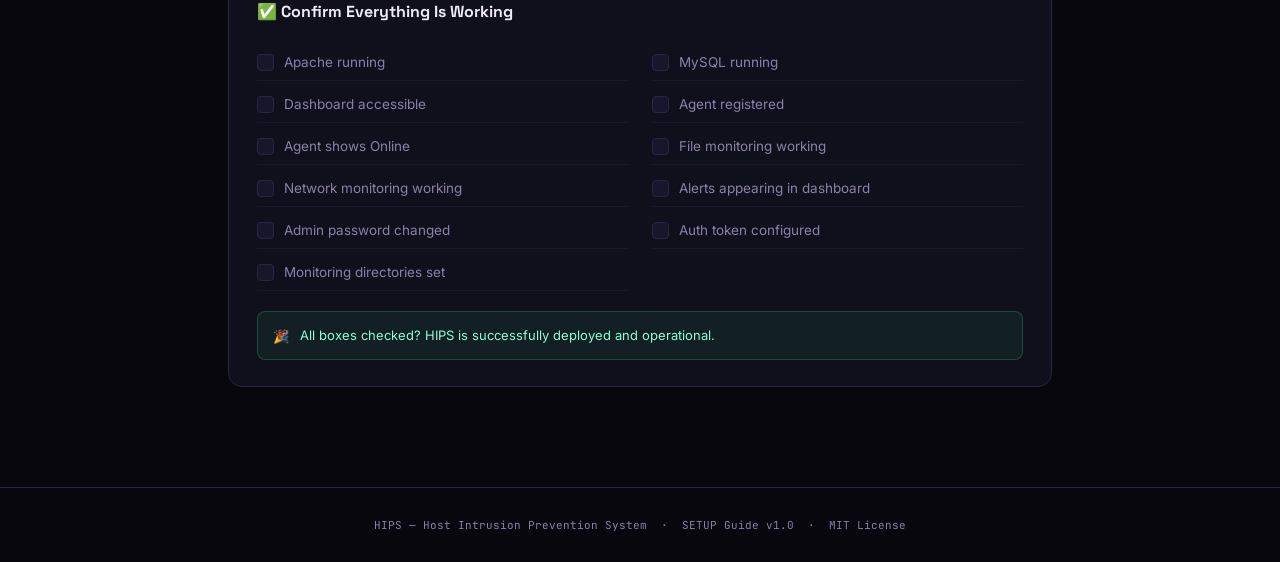
<file: docs/SETUP.html>
<!DOCTYPE html>
<html lang="en">
<head>
<meta charset="UTF-8"/>
<meta name="viewport" content="width=device-width, initial-scale=1.0"/>
<title>HIPS – SETUP Guide</title>
<link rel="preconnect" href="https://fonts.googleapis.com"/>
<link rel="preconnect" href="https://fonts.gstatic.com" crossorigin/>
<link href="https://fonts.googleapis.com/css2?family=Space+Grotesk:wght@400;500;600;700&family=Inter:wght@400;500&family=JetBrains+Mono:wght@400;500&display=swap" rel="stylesheet"/>
<style>
  :root {
    --bg:        #07070D;
    --surface:   #100F1C;
    --surface2:  #18162A;
    --border:    #2B2545;
    --purple:    #9B5DE5;
    --purple-lo: #7B2FBE;
    --purple-hi: #C77DFF;
    --glow:      rgba(155,93,229,.15);
    --text:      #EDE9F8;
    --muted:     #8A80AA;
    --code-bg:   #0D0B1A;
    --green:     #3DFFA0;
    --amber:     #FFB347;
    --red:       #FF5C7A;
  }

  *, *::before, *::after { box-sizing: border-box; margin: 0; padding: 0; }
  html { scroll-behavior: smooth; }

  body {
    background: var(--bg);
    color: var(--text);
    font-family: 'Inter', sans-serif;
    font-size: 15px;
    line-height: 1.7;
  }

  body::before {
    content: '';
    position: fixed; inset: 0;
    background-image: url("data:image/svg+xml,%3Csvg viewBox='0 0 200 200' xmlns='http://www.w3.org/2000/svg'%3E%3Cfilter id='n'%3E%3CfeTurbulence type='fractalNoise' baseFrequency='0.75' numOctaves='4' stitchTiles='stitch'/%3E%3C/filter%3E%3Crect width='100%25' height='100%25' filter='url(%23n)' opacity='0.03'/%3E%3C/svg%3E");
    background-size: 200px 200px;
    pointer-events: none; z-index: 0;
  }

  .glow-orb {
    position: fixed; border-radius: 50%; pointer-events: none; z-index: 0;
    background: radial-gradient(circle, rgba(155,93,229,.07) 0%, transparent 70%);
    width: 700px; height: 700px;
  }
  .orb-1 { top: -250px; left: -250px; }
  .orb-2 { bottom: -250px; right: -250px; }

  /* ── HEADER ── */
  header {
    position: sticky; top: 0; z-index: 100;
    background: rgba(7,7,13,.88);
    backdrop-filter: blur(16px);
    border-bottom: 1px solid var(--border);
    padding: 0 48px; height: 58px;
    display: flex; align-items: center; justify-content: space-between;
  }

  .logo {
    font-family: 'Space Grotesk', sans-serif;
    font-weight: 700; font-size: 17px; letter-spacing: .05em;
    display: flex; align-items: center; gap: 10px;
  }

  .logo-badge {
    width: 30px; height: 30px;
    background: linear-gradient(135deg, var(--purple-lo), var(--purple));
    border-radius: 7px;
    display: flex; align-items: center; justify-content: center;
    font-size: 13px; font-weight: 700;
  }

  .header-pills { display: flex; gap: 8px; }

  .pill {
    font-family: 'JetBrains Mono', monospace;
    font-size: 10px; letter-spacing: .04em;
    padding: 3px 10px; border-radius: 20px;
    border: 1px solid var(--border);
    color: var(--muted); background: var(--surface);
  }

  /* ── HERO ── */
  .hero {
    max-width: 920px; margin: 0 auto;
    padding: 76px 48px 52px;
    position: relative; z-index: 1;
  }

  .eyebrow {
    font-family: 'JetBrains Mono', monospace;
    font-size: 11px; letter-spacing: .16em; text-transform: uppercase;
    color: var(--purple-hi);
    display: flex; align-items: center; gap: 10px;
    margin-bottom: 18px;
  }
  .eyebrow::before { content:''; width:26px; height:1px; background:var(--purple-hi); }

  .hero h1 {
    font-family: 'Space Grotesk', sans-serif;
    font-size: clamp(32px, 5vw, 50px); font-weight: 700;
    line-height: 1.1; letter-spacing: -.02em;
    background: linear-gradient(120deg, #fff 40%, var(--purple-hi));
    -webkit-background-clip: text; -webkit-text-fill-color: transparent;
    margin-bottom: 18px;
  }

  .hero p { color: var(--muted); font-size: 15.5px; max-width: 540px; margin-bottom: 32px; }

  .hero-tags { display: flex; flex-wrap: wrap; gap: 9px; }

  .tag {
    display: inline-flex; align-items: center; gap: 6px;
    font-family: 'JetBrains Mono', monospace; font-size: 11px;
    padding: 5px 12px; border-radius: 20px;
    border: 1px solid var(--border); background: var(--surface);
    color: var(--muted);
  }
  .tag .dot { width: 6px; height: 6px; border-radius: 50%; }
  .dot-g { background: var(--green); box-shadow: 0 0 6px var(--green); }
  .dot-p { background: var(--purple); box-shadow: 0 0 6px var(--purple); }
  .dot-a { background: var(--amber); box-shadow: 0 0 6px var(--amber); }

  /* ── WRAPPER ── */
  .wrapper {
    max-width: 920px; margin: 0 auto;
    padding: 0 48px 100px;
    position: relative; z-index: 1;
  }

  /* ── SECTION LABEL ── */
  .section-label {
    font-family: 'Space Grotesk', sans-serif;
    font-size: 11px; font-weight: 600;
    letter-spacing: .18em; text-transform: uppercase;
    color: var(--purple);
    display: flex; align-items: center; gap: 12px;
    margin: 60px 0 28px;
  }
  .section-label::after {
    content: ''; flex: 1; height: 1px;
    background: linear-gradient(to right, var(--border), transparent);
  }

  /* ── OPTION CARDS (the 3 paths) ── */
  .options-grid {
    display: grid; grid-template-columns: repeat(3, 1fr); gap: 14px;
    margin-bottom: 40px;
  }

  .option-card {
    background: var(--surface);
    border: 1px solid var(--border);
    border-radius: 12px;
    padding: 20px;
    cursor: default;
    transition: border-color .2s, transform .15s;
  }
  .option-card:hover { border-color: var(--purple-lo); transform: translateY(-2px); }
  .option-card.recommended { border-color: var(--purple); }

  .opt-num {
    font-family: 'JetBrains Mono', monospace;
    font-size: 10px; letter-spacing: .1em;
    color: var(--purple); margin-bottom: 8px;
  }

  .opt-rec {
    display: inline-block;
    font-family: 'JetBrains Mono', monospace;
    font-size: 9px; letter-spacing: .08em; text-transform: uppercase;
    color: var(--green); background: rgba(61,255,160,.1);
    border: 1px solid rgba(61,255,160,.25);
    padding: 2px 8px; border-radius: 20px;
    margin-left: 8px; vertical-align: middle;
  }

  .option-card h3 {
    font-family: 'Space Grotesk', sans-serif;
    font-size: 15px; font-weight: 600;
    margin-bottom: 6px; color: var(--text);
  }

  .option-card p { font-size: 12.5px; color: var(--muted); line-height: 1.5; }

  /* ── INSTALL PATH ── */
  .path-block {
    background: var(--surface);
    border: 1px solid var(--border);
    border-radius: 14px;
    margin-bottom: 20px;
    overflow: hidden;
  }

  .path-header {
    display: flex; align-items: center; justify-content: space-between;
    padding: 18px 24px;
    border-bottom: 1px solid var(--border);
    background: var(--surface2);
  }

  .path-header-left { display: flex; align-items: center; gap: 12px; }

  .path-num {
    width: 28px; height: 28px; border-radius: 7px;
    display: flex; align-items: center; justify-content: center;
    font-family: 'JetBrains Mono', monospace; font-size: 12px; font-weight: 600;
    background: linear-gradient(135deg, var(--purple-lo), var(--purple));
    color: #fff; flex-shrink: 0;
  }

  .path-title {
    font-family: 'Space Grotesk', sans-serif;
    font-size: 16px; font-weight: 700; color: var(--text);
  }

  .path-sub { font-size: 12.5px; color: var(--muted); margin-top: 1px; }

  .path-body { padding: 22px 24px; }

  /* ── STEPS INSIDE A PATH ── */
  .install-step {
    display: flex; gap: 16px;
    margin-bottom: 22px;
    padding-bottom: 22px;
    border-bottom: 1px solid rgba(43,37,69,.5);
  }
  .install-step:last-child { margin-bottom: 0; padding-bottom: 0; border-bottom: none; }

  .step-indicator {
    flex-shrink: 0;
    display: flex; flex-direction: column; align-items: center; gap: 0;
  }

  .step-circle {
    width: 26px; height: 26px; border-radius: 50%;
    border: 1.5px solid var(--purple);
    display: flex; align-items: center; justify-content: center;
    font-family: 'JetBrains Mono', monospace; font-size: 11px;
    color: var(--purple); font-weight: 600; flex-shrink: 0;
  }

  .step-line {
    width: 1px; flex: 1; min-height: 20px;
    background: linear-gradient(to bottom, var(--purple), transparent);
    margin-top: 4px;
  }

  .step-content { flex: 1; padding-top: 2px; }

  .step-content h4 {
    font-family: 'Space Grotesk', sans-serif;
    font-size: 14px; font-weight: 600;
    color: var(--text); margin-bottom: 6px;
  }

  .step-content p { font-size: 13.5px; color: var(--muted); margin-bottom: 8px; }

  /* ── CODE / PRE ── */
  pre {
    background: var(--code-bg);
    border: 1px solid var(--border);
    border-left: 3px solid var(--purple);
    border-radius: 8px;
    padding: 13px 16px;
    margin-top: 8px;
    overflow-x: auto;
    font-family: 'JetBrains Mono', monospace;
    font-size: 13px; line-height: 1.65;
    color: #C8C0E8;
    position: relative;
  }

  pre[data-lang]::before {
    content: attr(data-lang);
    position: absolute; top: 7px; right: 10px;
    font-size: 9px; letter-spacing: .1em; text-transform: uppercase;
    color: var(--purple); opacity: .55;
  }

  .hl-cmd   { color: var(--green); }
  .hl-key   { color: var(--purple-hi); }
  .hl-val   { color: #A8E6CF; }
  .hl-cmt   { color: #3E3560; font-style: italic; }
  .hl-path  { color: var(--amber); }
  .hl-str   { color: #F8A4C8; }
  .hl-dir   { color: var(--purple-hi); }

  /* ── INLINE CODE ── */
  .ic {
    font-family: 'JetBrains Mono', monospace; font-size: 12px;
    background: var(--surface2); color: var(--purple-hi);
    border: 1px solid var(--border);
    padding: 1px 6px; border-radius: 4px;
  }

  /* ── CALLOUTS ── */
  .callout {
    display: flex; gap: 11px;
    border-radius: 8px; padding: 12px 15px;
    margin-top: 10px; font-size: 13px;
  }
  .callout .ico { flex-shrink: 0; margin-top: 1px; }
  .callout.info { background: rgba(155,93,229,.09); border: 1px solid rgba(155,93,229,.28); color: #CDB8F5; }
  .callout.warn { background: rgba(255,179,71,.08); border: 1px solid rgba(255,179,71,.24); color: #F5D08A; }
  .callout.tip  { background: rgba(61,255,160,.07); border: 1px solid rgba(61,255,160,.2);  color: #8AFFD0; }

  /* ── PREREQ BADGES ── */
  .prereqs {
    display: flex; gap: 8px; flex-wrap: wrap;
    margin-bottom: 18px;
  }
  .prereq {
    display: inline-flex; align-items: center; gap: 6px;
    font-family: 'JetBrains Mono', monospace; font-size: 11px;
    padding: 4px 11px; border-radius: 6px;
    background: var(--surface2); border: 1px solid var(--border);
    color: var(--muted);
  }
  .prereq span { color: var(--text); font-weight: 500; }

  /* ── CONFIG REFERENCE ── */
  .config-table {
    width: 100%; border-collapse: collapse;
    font-size: 13px; margin-top: 4px;
  }
  .config-table th {
    font-family: 'Space Grotesk', sans-serif;
    font-size: 11px; letter-spacing: .1em; text-transform: uppercase;
    color: var(--purple); font-weight: 600;
    padding: 10px 14px; text-align: left;
    border-bottom: 1px solid var(--border);
  }
  .config-table td {
    padding: 10px 14px; color: var(--muted);
    border-bottom: 1px solid rgba(43,37,69,.45);
    vertical-align: top;
  }
  .config-table tr:last-child td { border-bottom: none; }
  .config-table td:first-child {
    font-family: 'JetBrains Mono', monospace;
    font-size: 12px; color: var(--purple-hi);
    white-space: nowrap;
  }
  .config-table td:last-child { font-size: 12px; }

  /* ── SCRIPTS TABLE ── */
  .scripts-grid {
    display: grid; gap: 12px;
  }

  .script-row {
    background: var(--surface);
    border: 1px solid var(--border);
    border-radius: 10px;
    padding: 16px 20px;
    display: grid; grid-template-columns: 240px 1fr;
    gap: 16px; align-items: start;
    transition: border-color .2s;
  }
  .script-row:hover { border-color: var(--purple-lo); }

  .script-name {
    font-family: 'JetBrains Mono', monospace; font-size: 12.5px;
    color: var(--amber); font-weight: 500;
  }

  .script-ext {
    font-size: 10px; color: var(--muted);
    margin-top: 2px;
  }

  .script-desc { font-size: 13px; color: var(--muted); line-height: 1.55; }

  .script-desc ul { list-style: none; margin-top: 6px; }
  .script-desc ul li {
    display: flex; align-items: center; gap: 7px;
    padding: 2px 0; font-size: 12.5px;
  }
  .script-desc ul li::before {
    content: '▸'; color: var(--purple); font-size: 9px;
  }

  /* ── CHECKLIST ── */
  .checklist-card {
    background: var(--surface);
    border: 1px solid var(--border);
    border-radius: 14px; padding: 26px 28px;
    margin-top: 8px;
  }
  .checklist-card h3 {
    font-family: 'Space Grotesk', sans-serif;
    font-size: 16px; font-weight: 700;
    margin-bottom: 20px; color: var(--text);
  }
  .check-grid { display: grid; grid-template-columns: 1fr 1fr; gap: 6px 24px; }
  .check-item {
    display: flex; align-items: center; gap: 10px;
    font-size: 13.5px; color: var(--muted); padding: 6px 0;
    border-bottom: 1px solid rgba(43,37,69,.4);
  }
  .check-box {
    width: 17px; height: 17px; flex-shrink: 0;
    border: 1.5px solid var(--border); border-radius: 4px;
    background: var(--surface2);
  }

  /* ── CREDENTIALS ── */
  .cred-block {
    background: var(--surface);
    border: 1px solid var(--border);
    border-radius: 12px; padding: 20px 24px;
  }

  /* ── TOPOLOGY DIAGRAM ── */
  .topology {
    background: var(--code-bg);
    border: 1px solid var(--border);
    border-left: 3px solid var(--purple);
    border-radius: 8px;
    padding: 16px 20px; margin-top: 10px;
    font-family: 'JetBrains Mono', monospace;
    font-size: 13px; line-height: 2;
    color: var(--muted);
  }

  a { color: var(--purple-hi); text-decoration: none; }
  a:hover { text-decoration: underline; }

  footer {
    border-top: 1px solid var(--border);
    text-align: center; padding: 28px 48px;
    font-family: 'JetBrains Mono', monospace;
    font-size: 11px; color: var(--muted);
    position: relative; z-index: 1;
  }

  @media (max-width: 700px) {
    header, .hero, .wrapper { padding-left: 20px; padding-right: 20px; }
    .options-grid { grid-template-columns: 1fr; }
    .check-grid { grid-template-columns: 1fr; }
    .script-row { grid-template-columns: 1fr; }
  }
</style>
</head>
<body>

<div class="glow-orb orb-1"></div>
<div class="glow-orb orb-2"></div>

<!-- HEADER -->
<header>
  <div class="logo">
    <span class="logo-badge">H</span>
    HIPS
  </div>
  
</header>

<!-- HERO -->
<div class="hero">
  <div class="eyebrow">Host Intrusion Prevention System</div>
  <h1>Installation &amp;<br/>Setup Guide</h1>
  <p>Choose the installation path that matches your environment. Compiled binaries and automation scripts are included — no manual build required.</p>
  <div class="hero-tags">
    <span class="tag"><span class="dot dot-g"></span>Pre-compiled Binaries</span>
    <span class="tag"><span class="dot dot-p"></span>Java JDK 17+</span>
    <span class="tag"><span class="dot dot-p"></span>XAMPP Required</span>
    <span class="tag"><span class="dot dot-a"></span>Windows 10/11</span>
  </div>
</div>

<div class="wrapper">

  <!-- ── INSTALLATION OPTIONS OVERVIEW ── -->
  <div class="section-label">Installation Options</div>

  <div class="options-grid">
    <div class="option-card recommended">
      <div class="opt-num">Option 01 <span class="opt-rec">Recommended</span></div>
      <h3>Quick Start</h3>
      <p>Single machine. Run two scripts and you're live. Best for most users.</p>
    </div>
    <div class="option-card">
      <div class="opt-num">Option 02</div>
      <h3>Multi-Machine</h3>
      <p>One server, multiple agent endpoints. Designed for labs and organizations.</p>
    </div>
    <div class="option-card">
      <div class="opt-num">Option 03</div>
      <h3>Windows Service</h3>
      <p>Persistent background monitoring. Survives reboots without user login.</p>
    </div>
  </div>

  <!-- ════════════════════════════════════
       OPTION 1 — QUICK START
  ═══════════════════════════════════════ -->
  <div class="path-block">
    <div class="path-header">
      <div class="path-header-left">
        <div class="path-num">1</div>
        <div>
          <div class="path-title">Quick Start <span style="font-size:11px;color:var(--green);background:rgba(61,255,160,.1);border:1px solid rgba(61,255,160,.25);padding:2px 8px;border-radius:20px;font-family:'JetBrains Mono',monospace;letter-spacing:.06em;margin-left:8px;">Recommended</span></div>
          <div class="path-sub">For users who just want to run HIPS on a single machine</div>
        </div>
      </div>
    </div>
    <div class="path-body">

      <div class="prereqs">
        <div class="prereq">Requires <span>XAMPP</span></div>
        <div class="prereq">Requires <span>Java 17+</span></div>
      </div>

      <!-- Step 1 -->
      <div class="install-step">
        <div class="step-indicator">
          <div class="step-circle">1</div>
          <div class="step-line"></div>
        </div>
        <div class="step-content">
          <h4>Start the Server</h4>
          <p>Run the startup script from the project root. This starts Apache, MySQL, and initialises the HIPS server automatically.</p>
          <pre data-lang="bat"><span class="hl-cmd">start-hips-server.bat</span></pre>
          <div class="callout tip">
            <span class="ico">✅</span>
            <span>This script handles Apache, MySQL, and HIPS dashboard startup in a single step.</span>
          </div>
        </div>
      </div>

      <!-- Step 2 -->
      <div class="install-step">
        <div class="step-indicator">
          <div class="step-circle">2</div>
          <div class="step-line"></div>
        </div>
        <div class="step-content">
          <h4>Configure the Agent</h4>
          <p>Rename the example config file, then open it and fill in your values:</p>
          <pre data-lang="rename"><span class="hl-cmt">// Rename this file:</span>
<span class="hl-path">config/hips-agent.properties.example</span>

<span class="hl-cmt">// To:</span>
<span class="hl-path">config/hips-agent.properties</span></pre>
          <pre data-lang="properties" style="margin-top:10px"><span class="hl-key">server.url</span>         = <span class="hl-str">http://localhost/hips</span>
<span class="hl-key">auth.token</span>         = <span class="hl-str">YOUR_TOKEN</span>
<span class="hl-key">agent.uuid</span>         = <span class="hl-str">GENERATE_UUID</span>
<span class="hl-key">agent.owner</span>        = <span class="hl-str">Workstation-01</span>
<span class="hl-key">watch.directories</span>  = <span class="hl-path">C:\Users\&lt;username&gt;\Desktop</span></pre>
          <div class="callout info">
            <span class="ico">ℹ️</span>
            <span>Generate a UUID at <a href="https://www.uuidgenerator.net" target="_blank">uuidgenerator.net</a> — each endpoint must have a unique value.</span>
          </div>
        </div>
      </div>

      <!-- Step 3 -->
      <div class="install-step">
        <div class="step-indicator">
          <div class="step-circle">3</div>
          <div class="step-line"></div>
        </div>
        <div class="step-content">
          <h4>Start the Agent</h4>
          <pre data-lang="bat"><span class="hl-cmd">run-agent.bat</span></pre>
          <p style="margin-top:8px">The agent will connect to the server and begin endpoint monitoring.</p>
        </div>
      </div>

      <!-- Step 4 -->
      <div class="install-step">
        <div class="step-indicator">
          <div class="step-circle">4</div>
        </div>
        <div class="step-content">
          <h4>Open the Dashboard</h4>
          <pre data-lang="url"><span class="hl-cmd">http://localhost/hips/dashboard</span></pre>
          <p style="margin-top:8px">Your registered agent should appear as <strong style="color:var(--green)">Online</strong>.</p>
        </div>
      </div>

    </div>
  </div>

  <!-- ════════════════════════════════════
       OPTION 2 — MULTI-MACHINE
  ═══════════════════════════════════════ -->
  <div class="path-block">
    <div class="path-header">
      <div class="path-header-left">
        <div class="path-num">2</div>
        <div>
          <div class="path-title">Multi-Machine Deployment</div>
          <div class="path-sub">For organizations or lab environments with multiple endpoints</div>
        </div>
      </div>
    </div>
    <div class="path-body">

      <p style="color:var(--muted);font-size:14px;margin-bottom:16px;">
        One central server hosts the dashboard and database. Each endpoint runs an agent pointing back to the server IP.
        Full guide at <span class="ic">docs/multi-machine-guide.md</span>.
      </p>

      <div class="topology">
<span class="hl-dir">Server PC</span>
│
├── <span class="hl-val">XAMPP</span>  <span class="hl-cmt">(Apache + MySQL)</span>
├── <span class="hl-val">MySQL</span>   <span class="hl-cmt">(hips_db)</span>
└── <span class="hl-val">Dashboard</span> → <span class="hl-cmd">http://&lt;SERVER-IP&gt;/hips/dashboard</span>

<span class="hl-dir">Agent PC 1</span>  →  <span class="hl-key">server.url</span>=<span class="hl-str">http://192.168.1.50/hips</span>
<span class="hl-dir">Agent PC 2</span>  →  <span class="hl-key">server.url</span>=<span class="hl-str">http://192.168.1.50/hips</span>
<span class="hl-dir">Agent PC 3</span>  →  <span class="hl-key">server.url</span>=<span class="hl-str">http://192.168.1.50/hips</span></div>

      <div class="callout info" style="margin-top:14px">
        <span class="ico">ℹ️</span>
        <span>Every agent needs a unique <span class="ic">agent.uuid</span> and the same <span class="ic">auth.token</span> as configured on the server.</span>
      </div>

    </div>
  </div>

  <!-- ════════════════════════════════════
       OPTION 3 — WINDOWS SERVICE
  ═══════════════════════════════════════ -->
  <div class="path-block">
    <div class="path-header">
      <div class="path-header-left">
        <div class="path-num">3</div>
        <div>
          <div class="path-title">Windows Service Deployment</div>
          <div class="path-sub">Persistent background monitoring — survives reboots, no user login required</div>
        </div>
      </div>
    </div>
    <div class="path-body">

      <p style="color:var(--muted);font-size:14px;margin-bottom:14px;">
        Full instructions at <span class="ic">docs/windows-service-guide.md</span>.
      </p>

      <div style="display:grid;grid-template-columns:repeat(3,1fr);gap:12px;">
        <div style="background:var(--surface2);border:1px solid var(--border);border-radius:9px;padding:14px 16px;">
          <div style="color:var(--green);font-size:18px;margin-bottom:6px;">⚡</div>
          <div style="font-family:'Space Grotesk',sans-serif;font-size:13px;font-weight:600;color:var(--text);margin-bottom:4px;">Auto-Start</div>
          <div style="font-size:12px;color:var(--muted);">Launches automatically at Windows boot</div>
        </div>
        <div style="background:var(--surface2);border:1px solid var(--border);border-radius:9px;padding:14px 16px;">
          <div style="color:var(--purple-hi);font-size:18px;margin-bottom:6px;">🔒</div>
          <div style="font-family:'Space Grotesk',sans-serif;font-size:13px;font-weight:600;color:var(--text);margin-bottom:4px;">No Login Needed</div>
          <div style="font-size:12px;color:var(--muted);">Runs as a background service without a session</div>
        </div>
        <div style="background:var(--surface2);border:1px solid var(--border);border-radius:9px;padding:14px 16px;">
          <div style="color:var(--amber);font-size:18px;margin-bottom:6px;">📡</div>
          <div style="font-family:'Space Grotesk',sans-serif;font-size:13px;font-weight:600;color:var(--text);margin-bottom:4px;">Continuous</div>
          <div style="font-size:12px;color:var(--muted);">Uninterrupted endpoint monitoring 24/7</div>
        </div>
      </div>

    </div>
  </div>

  <!-- ── CONFIGURATION REFERENCE ── -->
  <div class="section-label">Configuration Reference</div>

  <div style="background:var(--surface);border:1px solid var(--border);border-radius:12px;overflow:hidden;margin-bottom:20px;">
    <table class="config-table">
      <thead>
        <tr>
          <th>Property</th>
          <th>Description</th>
          <th>Example</th>
        </tr>
      </thead>
      <tbody>
        <tr>
          <td>server.url</td>
          <td>URL of the HIPS dashboard server</td>
          <td><span class="ic">http://192.168.1.50/hips</span></td>
        </tr>
        <tr>
          <td>auth.token</td>
          <td>Shared secret between agent and server. 16+ chars, mixed case + symbols.</td>
          <td><span class="ic">6j8J#v9Lm2@Xp83Rt</span></td>
        </tr>
        <tr>
          <td>agent.uuid</td>
          <td>Unique machine identifier. Generate at <a href="https://www.uuidgenerator.net" target="_blank">uuidgenerator.net</a></td>
          <td><span class="ic">1f32f7d8-7c8c-4f8c-a431-c3f1dbe93c77</span></td>
        </tr>
        <tr>
          <td>agent.owner</td>
          <td>Human-readable label shown in the dashboard</td>
          <td><span class="ic">Finance-PC</span> · <span class="ic">SOC-Lab-01</span></td>
        </tr>
        <tr>
          <td>watch.directories</td>
          <td>Comma-separated list of paths to monitor for file changes</td>
          <td><span class="ic">C:\Users\John\Desktop,C:\Users\John\Documents</span></td>
        </tr>
      </tbody>
    </table>
  </div>

  <div style="background:var(--surface);border:1px solid var(--border);border-radius:12px;padding:20px 24px;margin-bottom:6px;">
    <div style="font-family:'Space Grotesk',sans-serif;font-size:13px;font-weight:600;color:var(--purple-hi);margin-bottom:10px;">watch.directories — Examples</div>
    <pre data-lang="properties"><span class="hl-cmt">// Desktop only</span>
<span class="hl-key">watch.directories</span> = <span class="hl-path">C:\Users\&lt;username&gt;\Desktop</span>

<span class="hl-cmt">// Desktop + Documents</span>
<span class="hl-key">watch.directories</span> = <span class="hl-path">C:\Users\&lt;username&gt;\Desktop,C:\Users\&lt;username&gt;\Documents</span>

<span class="hl-cmt">// Custom sensitive folder</span>
<span class="hl-key">watch.directories</span> = <span class="hl-path">D:\SensitiveData</span></pre>
  </div>

  <!-- ── INCLUDED SCRIPTS ── -->
  <div class="section-label">Included Scripts</div>

  <div class="scripts-grid">
    <div class="script-row">
      <div>
        <div class="script-name">start-hips-server.bat</div>
        <div class="script-ext">.bat · Windows Batch</div>
      </div>
      <div class="script-desc">
        Starts all server-side services in one step.
        <ul>
          <li>Starts Apache</li>
          <li>Starts MySQL</li>
          <li>Initialises the HIPS dashboard</li>
        </ul>
      </div>
    </div>

    <div class="script-row">
      <div>
        <div class="script-name">stop-hips-server.bat</div>
        <div class="script-ext">.bat · Windows Batch</div>
      </div>
      <div class="script-desc">
        Gracefully stops all HIPS server services.
      </div>
    </div>

    <div class="script-row">
      <div>
        <div class="script-name">run-agent.bat</div>
        <div class="script-ext">.bat · Windows Batch</div>
      </div>
      <div class="script-desc">
        Starts the endpoint monitoring agent using the pre-compiled binary in <span class="ic">agent/bin</span>.
      </div>
    </div>

    <div class="script-row">
      <div>
        <div class="script-name">discovery-launcher-temp.bat</div>
        <div class="script-ext">.bat · Windows Batch</div>
      </div>
      <div class="script-desc">
        Automatic discovery launcher for agent deployment across the network.
      </div>
    </div>

    <div class="script-row">
      <div>
        <div class="script-name">discovery-service.bat</div>
        <div class="script-ext">.bat · Windows Batch</div>
      </div>
      <div class="script-desc">
        Discovery service for multi-machine deployments. Coordinates agent registration across endpoints.
      </div>
    </div>

    <div class="script-row">
      <div>
        <div class="script-name">hips-watchdog-temp.ps1</div>
        <div class="script-ext">.ps1 · PowerShell</div>
      </div>
      <div class="script-desc">
        Monitors running HIPS processes and auto-recovers from crashes.
        <ul>
          <li>Detects service crashes</li>
          <li>Automatically restarts failed components</li>
          <li>Improves overall reliability</li>
        </ul>
        <pre data-lang="powershell" style="margin-top:8px"><span class="hl-cmd">powershell -ExecutionPolicy Bypass -File hips-watchdog-temp.ps1</span></pre>
      </div>
    </div>

    <div class="script-row">
      <div>
        <div class="script-name">deploy-package.bat</div>
        <div class="script-ext">.bat · Windows Batch</div>
      </div>
      <div class="script-desc">
        Packages a deployment-ready distribution for additional endpoints. Output includes:
        <ul>
          <li><span class="ic">agent/</span> compiled binaries</li>
          <li><span class="ic">config/</span> property templates</li>
          <li>Required libraries</li>
          <li>Startup scripts</li>
        </ul>
      </div>
    </div>
  </div>

  <!-- ── DEFAULT CREDENTIALS ── -->
  <div class="section-label">Default Credentials</div>

  <div class="cred-block">
    <p style="color:var(--muted);font-size:13.5px;margin-bottom:14px;">Used on first login only. Change immediately after setup.</p>
    <pre data-lang="credentials"><span class="hl-key">Username:</span>  <span class="hl-val">admin</span>
<span class="hl-key">Password:</span>  <span class="hl-val">CHANGE_ME_ON_FIRST_LOGIN</span></pre>
    <div class="callout warn" style="margin-top:12px">
      <span class="ico">⚠️</span>
      <span>Change the default password immediately via <strong>Dashboard → Settings</strong>. Never leave default credentials in a production environment.</span>
    </div>
  </div>

  <!-- ── VERIFICATION CHECKLIST ── -->
  <div class="section-label">Verification Checklist</div>

  <div class="checklist-card">
    <h3>✅ Confirm Everything Is Working</h3>
    <div class="check-grid">
      <div class="check-item"><div class="check-box"></div>Apache running</div>
      <div class="check-item"><div class="check-box"></div>MySQL running</div>
      <div class="check-item"><div class="check-box"></div>Dashboard accessible</div>
      <div class="check-item"><div class="check-box"></div>Agent registered</div>
      <div class="check-item"><div class="check-box"></div>Agent shows Online</div>
      <div class="check-item"><div class="check-box"></div>File monitoring working</div>
      <div class="check-item"><div class="check-box"></div>Network monitoring working</div>
      <div class="check-item"><div class="check-box"></div>Alerts appearing in dashboard</div>
      <div class="check-item"><div class="check-box"></div>Admin password changed</div>
      <div class="check-item"><div class="check-box"></div>Auth token configured</div>
      <div class="check-item"><div class="check-box"></div>Monitoring directories set</div>
    </div>
    <div class="callout tip" style="margin-top:20px">
      <span class="ico">🎉</span>
      <span>All boxes checked? HIPS is successfully deployed and operational.</span>
    </div>
  </div>

</div><!-- /wrapper -->

<footer>
  HIPS — Host Intrusion Prevention System &nbsp;·&nbsp; SETUP Guide v1.0 &nbsp;·&nbsp; MIT License
</footer>

</body>
</html>
</file>
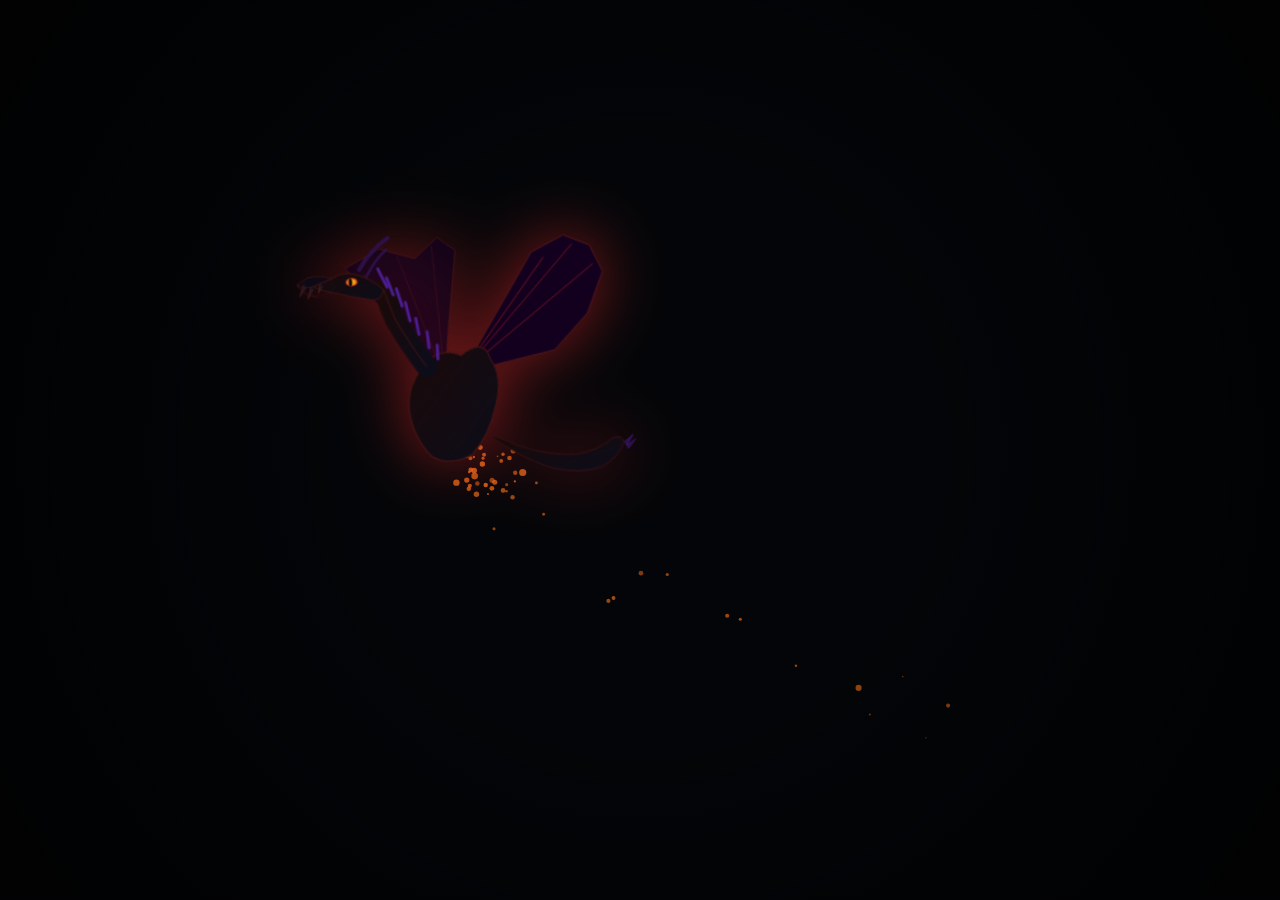
<file: hips/server/dashboard/dragon_test.html>
<!DOCTYPE html>
<html lang="en">
<head>
<meta charset="UTF-8">
<title>Dragon Test</title>
<link rel="stylesheet" href="https://fonts.googleapis.com/css2?family=JetBrains+Mono:wght@400;500;600;700;800&display=swap">
<link rel="stylesheet" href="assets/css/style.css?v=5.1">
<link rel="stylesheet" href="https://cdnjs.cloudflare.com/ajax/libs/font-awesome/6.4.2/css/all.min.css">
<style>body{margin:0;background:#030508;overflow:hidden;}</style>
</head>
<body>
<div id="hipsIntro" style="position:fixed;inset:0;z-index:9999;background:#030508;display:block;overflow:hidden;">
    <canvas id="introCanvas" style="position:absolute;inset:0;width:100%;height:100%;"></canvas>
    <svg id="introDragon" viewBox="0 0 320 280" style="position:absolute;width:340px;height:300px;bottom:-350px;right:-350px;filter:drop-shadow(0 0 30px rgba(220,38,38,0.6));z-index:2;will-change:transform;" xmlns="http://www.w3.org/2000/svg">
        <defs>
            <linearGradient id="dgScale" x1="0" y1="0" x2="1" y2="1"><stop offset="0%" stop-color="#1a0a0a"/><stop offset="100%" stop-color="#0d0d1a"/></linearGradient>
            <linearGradient id="dgVein" x1="0" y1="0" x2="1" y2="1"><stop offset="0%" stop-color="#dc2626"/><stop offset="100%" stop-color="#7f1d1d"/></linearGradient>
            <radialGradient id="dgChest"><stop offset="0%" stop-color="#fff" stop-opacity="0.9"/><stop offset="40%" stop-color="#f97316" stop-opacity="0.6"/><stop offset="100%" stop-color="#dc2626" stop-opacity="0"/></radialGradient>
            <radialGradient id="dgEye"><stop offset="0%" stop-color="#fbbf24"/><stop offset="60%" stop-color="#f59e0b"/><stop offset="100%" stop-color="#dc2626"/></radialGradient>
        </defs>
        <path d="M140,130 L60,30 L90,15 L120,25 L140,8 L155,20 L150,55 L145,90Z" fill="#12001e" stroke="#5b1a1a" stroke-width="0.8" opacity="0.7"/>
        <path d="M140,130 L75,35 M140,130 L105,22 M140,130 L135,15" stroke="#6b2020" stroke-width="0.6" opacity="0.5"/>
        <path d="M155,125 L220,25 L248,12 L270,22 L280,45 L265,80 L235,110Z" fill="#12001e" stroke="#5b1a1a" stroke-width="0.8"/>
        <path d="M155,125 L230,30 M155,125 L255,20 M155,125 L272,38" stroke="url(#dgVein)" stroke-width="0.8" opacity="0.7"/>
        <path d="M60,30 L55,25 L62,28 M90,15 L88,10 L93,14 M270,22 L275,17 L272,24 M280,45 L286,42 L281,48" stroke="#3a1010" stroke-width="0.5" fill="none"/>
        <path d="M120,120 Q135,100 155,110 Q175,95 180,115 Q190,130 182,155 Q175,180 160,195 Q140,205 125,195 Q110,178 108,155 Q107,135 120,120Z" fill="url(#dgScale)" stroke="#4a1515" stroke-width="1"/>
        <path d="M130,130 Q140,125 150,130 M125,145 Q138,140 152,145 M128,160 Q142,155 155,160 M133,175 Q145,170 157,175" stroke="#2a0a0a" stroke-width="0.5" fill="none" opacity="0.6"/>
        <path d="M125,118 Q110,95 100,75 Q95,60 92,50" fill="none" stroke="url(#dgScale)" stroke-width="18" stroke-linecap="round"/>
        <path d="M125,118 Q110,95 100,75 Q95,60 92,50" fill="none" stroke="#4a1515" stroke-width="0.8"/>
        <path d="M92,50 Q82,40 70,36 Q58,32 48,38 L32,44 Q38,48 48,50 Q65,55 80,58 Q90,60 92,50Z" fill="url(#dgScale)" stroke="#4a1515" stroke-width="0.8"/>
        <path d="M48,38 Q38,34 28,36 L18,42 Q25,46 32,44Z" fill="#0d0a15" stroke="#4a1515" stroke-width="0.6"/>
        <path d="M30,44 L27,54 L32,46 M38,42 L36,50 L40,44 M24,42 L20,52 L26,44" fill="#1a1525" stroke="#6b3030" stroke-width="0.4"/>
        <path d="M48,50 Q36,54 25,50 L18,42 Q22,48 30,52 Q42,56 48,50Z" fill="#080510" stroke="#4a1515" stroke-width="0.5"/>
        <path d="M72,32 Q82,16 98,6" fill="none" stroke="#2d1045" stroke-width="3.5" stroke-linecap="round"/>
        <path d="M78,38 Q86,24 96,16" fill="none" stroke="#2d1045" stroke-width="2.5" stroke-linecap="round"/>
        <path d="M80,22 L83,25 M88,14 L91,17" stroke="#1a0830" stroke-width="0.5"/>
        <ellipse cx="65" cy="42" rx="5" ry="3.5" fill="url(#dgEye)" id="dragonEyeEl"/>
        <ellipse cx="64" cy="42" rx="1.5" ry="3" fill="#000"/>
        <path d="M95,48 L88,32 M100,55 L95,40 M107,65 L103,50 M113,78 L110,62 M120,90 L118,76 M128,102 L127,88 M135,112 L135,100" stroke="#4c1d95" stroke-width="2.5" stroke-linecap="round"/>
        <path d="M175,180 Q200,200 225,210 Q250,218 270,212 Q285,205 290,192 Q288,185 280,188 Q268,198 248,200 Q225,200 200,190 Q180,180 175,180Z" fill="url(#dgScale)" stroke="#4a1515" stroke-width="0.6"/>
        <path d="M290,192 L298,186 L292,195 L300,190 L293,198" fill="#2d1045" stroke="#4c1d95" stroke-width="0.5"/>
        <ellipse id="chestGlow" cx="150" cy="145" rx="30" ry="40" fill="url(#dgChest)" opacity="0"/>
    </svg>
    <div id="hipsText" style="position:absolute;top:50%;left:50%;transform:translate(-50%,-50%);font-family:'JetBrains Mono',monospace;font-size:18vw;font-weight:900;color:transparent;z-index:3;opacity:0;letter-spacing:0.05em;pointer-events:none;
        background:linear-gradient(180deg,#fff 0%,#f97316 40%,#dc2626 70%,#7f1d1d 100%);
        -webkit-background-clip:text;background-clip:text;
        text-shadow:0 0 80px rgba(220,38,38,0.8),0 0 160px rgba(249,115,22,0.4);
        filter:drop-shadow(0 0 30px rgba(220,38,38,0.6));">HIPS</div>
</div>
<script>
(function(){
    var overlay=document.getElementById('hipsIntro');
    var canvas=document.getElementById('introCanvas'),ctx=canvas.getContext('2d');
    var W,H;function resize(){W=canvas.width=window.innerWidth;H=canvas.height=window.innerHeight;}
    resize();window.addEventListener('resize',resize);
    var particles=[];
    function Particle(x,y,type){
        this.x=x;this.y=y;this.type=type;
        this.vx=(Math.random()-0.5)*4;this.vy=(Math.random()-0.5)*4-2;
        this.life=1;this.decay=0.008+Math.random()*0.015;
        this.size=type==='ember'?1+Math.random()*3:type==='fire'?4+Math.random()*8:2+Math.random()*4;
        this.color=type==='ember'?'rgba(249,115,22,':'rgba(220,38,38,';
        if(type==='fire'&&Math.random()>0.6)this.color='rgba(255,255,255,';
        if(type==='smoke')this.color='rgba(100,80,80,';
    }
    Particle.prototype.update=function(){
        this.x+=this.vx;this.y+=this.vy;
        if(this.type==='ember'){this.vy-=0.03;this.vx*=0.99;}
        if(this.type==='fire'){this.vy-=0.08;this.size*=0.97;}
        if(this.type==='smoke'){this.vy-=0.02;this.size*=1.005;this.vx*=0.98;}
        this.life-=this.decay;
    };
    Particle.prototype.draw=function(){
        if(this.life<=0)return;
        ctx.beginPath();ctx.arc(this.x,this.y,Math.max(0.5,this.size*this.life),0,Math.PI*2);
        ctx.fillStyle=this.color+(this.life*0.8)+')';ctx.fill();
    };
    var dragonEl=document.getElementById('introDragon');
    var hipsText=document.getElementById('hipsText');
    var chestGlow=document.getElementById('chestGlow');
    var startTime=performance.now();
    function shake(intensity){
        var ox=(Math.random()-0.5)*intensity,oy=(Math.random()-0.5)*intensity;
        overlay.style.transform='translate('+ox+'px,'+oy+'px)';
    }
    function getDragonPos(t){
        if(t<600)return{x:W+100-((W*0.6+100)*(t/600)),y:H+100-((H*0.5+100)*(t/600)),s:0.3+0.7*(t/600),r:15*(1-t/600)};
        if(t<1800){var p=(t-600)/1200;return{x:W*0.4-p*W*0.05,y:H*0.5-p*H*0.1,s:1+p*0.15,r:-5*p};}
        if(t<2800){var p=(t-1800)/1000;return{x:W*0.35,y:H*0.4,s:1.15+p*0.05,r:-5};}
        if(t<3600){var p=(t-2800)/800;return{x:W*0.35,y:H*0.4,s:1.2-p*0.1,r:-5+p*3};}
        if(t<5400){var p=(t-4200)/1200;p=Math.max(0,p);return{x:W*0.35+p*W*0.6,y:H*0.4+p*H*0.6,s:1.1-p*0.5,r:-2+p*20};}
        return{x:W+200,y:H+200,s:0.3,r:20};
    }
    var flashAlpha=0;
    function animate(now){
        var t=now-startTime;
        ctx.clearRect(0,0,W,H);
        ctx.fillStyle='rgba(3,5,8,'+Math.min(1,t/500)+')';ctx.fillRect(0,0,W,H);
        if(t<600){shake(8*(1-t/600));}else{overlay.style.transform='none';}
        var dp=getDragonPos(t);
        dragonEl.style.left=(dp.x-170)+'px';
        dragonEl.style.top=(dp.y-150)+'px';
        dragonEl.style.transform='scale('+dp.s+') rotate('+dp.r+'deg)';
        if(t>300&&t<5400){for(var i=0;i<2;i++){particles.push(new Particle(dp.x+Math.random()*40-20,dp.y+Math.random()*40+60,'ember'));}}
        if(t>1800&&t<3600){var cp=Math.min(1,(t-1800)/1000);chestGlow.setAttribute('opacity',cp*0.9);for(var i=0;i<Math.floor(cp*5);i++){var a=Math.random()*Math.PI*2,r=30+Math.random()*20;particles.push(new Particle(dp.x+Math.cos(a)*r,dp.y+Math.sin(a)*r,'ember'));}}
        if(t>2800&&t<3600){var fp=(t-2800)/800;shake(12*fp);for(var i=0;i<20;i++){var fx=dp.x-40,fy=dp.y-20;var p=new Particle(fx,fy,'fire');p.vx=(W/2-fx)*0.015+Math.random()*6-3;p.vy=(H/2-fy)*0.015+Math.random()*6-3;p.size=6+Math.random()*12;p.decay=0.012;particles.push(p);}flashAlpha=Math.min(0.7,fp*1.2);}else{if(flashAlpha>0)flashAlpha*=0.9;}
        if(t>3400&&t<6500){var tp=Math.min(1,(t-3400)/600);hipsText.style.opacity=tp;if(t>3600&&t<4200){var pulse=1+Math.sin((t-3600)*0.01)*0.03;hipsText.style.transform='translate(-50%,-50%) scale('+pulse+')';}}
        if(t>4200&&t<5400){var rp=(t-4200)/1200;dragonEl.style.opacity=1-rp;for(var i=0;i<3;i++){particles.push(new Particle(dp.x+Math.random()*60-30,dp.y+Math.random()*40,'smoke'));}}
        if(t>5400)dragonEl.style.opacity=0;
        if(t>5400){var fo=(t-5400)/1100;hipsText.style.opacity=Math.max(0,1-fo*1.5);overlay.style.opacity=Math.max(0,1-fo);}
        for(var i=particles.length-1;i>=0;i--){particles[i].update();particles[i].draw();if(particles[i].life<=0)particles.splice(i,1);}
        if(flashAlpha>0.01){ctx.fillStyle='rgba(255,240,220,'+flashAlpha+')';ctx.fillRect(0,0,W,H);}
        var vg=ctx.createRadialGradient(W/2,H/2,H*0.3,W/2,H/2,H*0.8);vg.addColorStop(0,'rgba(0,0,0,0)');vg.addColorStop(1,'rgba(0,0,0,0.7)');ctx.fillStyle=vg;ctx.fillRect(0,0,W,H);
        if(t<6600){requestAnimationFrame(animate);}
        else{document.body.style.background='#0a0f1e';overlay.style.display='none';document.title='Dragon Test - DONE';}
    }
    requestAnimationFrame(animate);
})();
</script>
</body>
</html>
</file>
<file: hips/server/dashboard/assets/css/style.css>
/* ============================================================
   HIPS — Host Intrusion Prevention System
   Dashboard Design System — style.css
   ============================================================
   Dark-themed, glassmorphism-based design with violet accent
   colors and smooth animations for a premium security feel.
   ============================================================ */

/* ── Google Fonts ──────────────────────────────────────────── */
@import url('https://fonts.googleapis.com/css2?family=Inter:wght@300;400;500;600;700;800&family=JetBrains+Mono:wght@400;500;600&display=swap');

/* ── CSS Custom Properties (Design Tokens) ────────────────── */
:root {
    /* Color Palette — SentinelOne Obsidian & Violet theme */
    --bg-primary:      #030508;
    --bg-secondary:    #0a0c12;
    --bg-card:         rgba(13, 17, 23, 0.7);
    --bg-sidebar:      #06080c;
    --bg-input:        #0d1117;
    --bg-table-row:    rgba(13, 17, 23, 0.4);
    --bg-table-hover:  rgba(139, 92, 246, 0.08);

    /* Borders */
    --border-color:    rgba(139, 92, 246, 0.12);
    --border-focus:    rgba(139, 92, 246, 0.5);

    /* Text Colors */
    --text-primary:    #f0f6fc;
    --text-secondary:  #8b949e;
    --text-muted:      #6e7681;
    --text-heading:    #ffffff;

    /* Accent Colors — The Sentinel Violet */
    --accent-violet:     #8b5cf6;
    --accent-violet-dim: rgba(139, 92, 246, 0.15);
    --accent-deep:       #6d28d9;
    --accent-blue:       #3b82f6;

    /* Compatibility (for legacy references) */
    --accent-cyan:       var(--accent-violet);
    --accent-cyan-dim:   var(--accent-violet-dim);

    /* Severity Colors */
    --severity-critical:      #ff453a;
    --severity-high:          #ff9f0a;
    --severity-medium:        #ffd60a;
    --severity-low:           #32d74b;
    --severity-informational: #64d2ff;

    /* Status Colors */
    --status-online:   #32d74b;
    --status-offline:  #48484a;
    --status-warning:  #ffd60a;

    /* Glassmorphism */
    --glass-bg:        rgba(13, 17, 23, 0.6);
    --glass-border:    rgba(139, 92, 246, 0.15);
    --glass-sidebar:   rgba(6, 8, 12, 0.98);
    --glass-blur:      20px;
    --glass-card-bg:   linear-gradient(145deg, rgba(13, 17, 23, 0.8), rgba(13, 17, 23, 0.4));

    /* Shadows */
    --shadow-sm:       0 2px 8px rgba(0, 0, 0, 0.5);
    --shadow-md:       0 8px 32px rgba(0, 0, 0, 0.6);
    --shadow-lg:       0 16px 48px rgba(0, 0, 0, 0.8);
    --shadow-glow:     0 0 20px rgba(139, 92, 246, 0.2);
    --shadow-inner:    inset 0 1px 2px rgba(0, 0, 0, 0.5);

    /* Ambient Orbs */
    --orb-1:           rgba(139, 92, 246, 0.05);
    --orb-2:           rgba(59, 130, 246, 0.04);
    --particle-dot:    rgba(139, 92, 246, 0.3);
    --particle-ring:   rgba(139, 92, 246, 0.1);
    --particle-glow:   rgba(139, 92, 246, 0.4);

    /* Layout */
    --sidebar-width:   260px;
    --header-height:   64px;
    --radius-sm:       6px;
    --radius-md:       10px;
    --radius-lg:       16px;
    --radius-xl:       20px;

    /* Transitions */
    --transition-fast: 0.2s cubic-bezier(0.4, 0, 0.2, 1);
    --transition-med:  0.4s cubic-bezier(0.4, 0, 0.2, 1);
    --transition-slow: 0.6s cubic-bezier(0.4, 0, 0.2, 1);
}

/* ── Light Theme Override — Soft Indigo Slate ─────────────── */
[data-theme="light"] {
    --bg-primary:      #f5f7fb;
    --bg-secondary:    #ffffff;
    --bg-card:         rgba(255, 255, 255, 0.9);
    --bg-sidebar:      #1e293b;
    --bg-input:        #f1f5f9;
    --bg-table-row:    #ffffff;
    --bg-table-hover:  #f8fafc;

    --border-color:    rgba(139, 92, 246, 0.1);
    --border-focus:    var(--accent-violet);

    --text-primary:    #334155;
    --text-secondary:  #64748b;
    --text-muted:      #94a3b8;
    --text-heading:    #0f172a;

    --glass-bg:        rgba(255, 255, 255, 0.8);
    --glass-border:    rgba(139, 92, 246, 0.15);
    --glass-card-bg:   linear-gradient(135deg, #ffffff, #f1f5f9);

    --shadow-sm:       0 2px 4px rgba(0,0,0,0.02);
    --shadow-md:       0 4px 12px rgba(0,0,0,0.05);
    --shadow-lg:       0 10px 25px rgba(0,0,0,0.05);
    --shadow-glow:     0 0 15px rgba(139, 92, 246, 0.1);


    --orb-1:           rgba(139, 92, 246, 0.08);
    --orb-2:           rgba(139, 92, 246, 0.05);
    --particle-dot:    rgba(139, 92, 246, 0.18);
    --particle-ring:   rgba(139, 92, 246, 0.08);
    --particle-glow:   rgba(139, 92, 246, 0.15);
}

/* ── Global Resets ─────────────────────────────────────────── */
* { margin: 0; padding: 0; box-sizing: border-box; }
body {
    font-family: 'Inter', -apple-system, BlinkMacSystemFont, sans-serif;
    background-color: var(--bg-primary);
    color: var(--text-primary);
    line-height: 1.6;
    overflow-x: hidden;
    min-height: 100vh;
}
h1, h2, h3, h4 { color: var(--text-heading); font-weight: 700; }
a { text-decoration: none; color: inherit; transition: var(--transition-fast); }

/* ── Layout ────────────────────────────────────────────────── */
.app-layout { display: flex; min-height: 100vh; }
.main-content {
    flex: 1;
    margin-left: var(--sidebar-width);
    padding: 32px;
    background: radial-gradient(circle at 50% 0%, var(--orb-1), transparent 40%),
                radial-gradient(circle at 100% 100%, var(--orb-2), transparent 40%);
}

/* ── Sidebar ───────────────────────────────────────────────── */
.sidebar {
    width: var(--sidebar-width);
    height: 100vh;
    position: fixed;
    left: 0; top: 0;
    background: var(--bg-sidebar);
    border-right: 1px solid var(--border-color);
    display: flex;
    flex-direction: column;
    z-index: 1000;
}
.sidebar-brand {
    padding: 24px;
    display: flex;
    align-items: center;
    gap: 12px;
    border-bottom: 1px solid var(--border-color);
}
.shield-icon {
    font-size: 24px;
    color: var(--accent-violet);
    filter: drop-shadow(0 0 8px var(--accent-violet-dim));
}
.brand-text h2 { font-size: 20px; letter-spacing: 1px; }
.brand-text span { font-size: 10px; color: var(--text-muted); text-transform: uppercase; }

.sidebar-nav { flex: 1; padding: 20px 12px; overflow-y: auto; }
.nav-section-title {
    font-size: 11px;
    text-transform: uppercase;
    letter-spacing: 1.5px;
    color: var(--text-muted);
    margin: 24px 0 12px 12px;
    font-weight: 700;
}
.nav-item {
    display: flex;
    align-items: center;
    gap: 12px;
    padding: 12px 16px;
    border-radius: var(--radius-md);
    color: var(--text-secondary);
    margin-bottom: 4px;
    font-weight: 500;
    transition: all 0.3s ease;
}
.nav-item:hover, .nav-item.active {
    background: var(--accent-violet-dim);
    color: var(--accent-violet);
}
.nav-item.active {
    box-shadow: inset 0 0 0 1px var(--border-focus);
}
.nav-icon { width: 20px; text-align: center; }
.nav-badge {
    margin-left: auto;
    background: var(--severity-critical);
    color: white;
    font-size: 10px;
    padding: 2px 6px;
    border-radius: 10px;
    font-weight: 700;
}

.sidebar-footer {
    padding: 20px;
    border-top: 1px solid var(--border-color);
}
.theme-toggle-btn {
    width: 100%;
    padding: 10px;
    border-radius: var(--radius-md);
    background: var(--bg-secondary);
    border: 1px solid var(--border-color);
    color: var(--text-primary);
    cursor: pointer;
    display: flex;
    align-items: center;
    gap: 10px;
    font-size: 13px;
}

/* ── Components ────────────────────────────────────────────── */
.card {
    background: var(--bg-card);
    backdrop-filter: blur(var(--glass-blur));
    -webkit-backdrop-filter: blur(var(--glass-blur));
    border: 1px solid var(--border-color);
    border-radius: var(--radius-lg);
    padding: 24px;
    margin-bottom: 24px;
    box-shadow: var(--shadow-md);
}
.card-title {
    font-size: 16px;
    font-weight: 600;
    margin-bottom: 20px;
    display: flex;
    align-items: center;
    gap: 10px;
}
.card-title .icon { color: var(--accent-violet); }

.stat-grid {
    display: grid;
    grid-template-columns: repeat(auto-fit, minmax(200px, 1fr));
    gap: 20px;
    margin-bottom: 32px;
}
.stat-card {
    background: var(--bg-card);
    border: 1px solid var(--border-color);
    border-radius: var(--radius-lg);
    padding: 20px;
    position: relative;
    overflow: hidden;
}
.stat-icon {
    font-size: 24px;
    color: var(--accent-violet);
    opacity: 0.3;
    position: absolute;
    right: 20px; top: 20px;
}
.stat-value { font-size: 28px; font-weight: 800; margin: 8px 0; font-family: 'JetBrains Mono', monospace; }
.stat-label { font-size: 12px; color: var(--text-muted); font-weight: 600; text-transform: uppercase; }

/* ── Tables ────────────────────────────────────────────────── */
.data-table {
    width: 100%;
    border-collapse: collapse;
}
.data-table th {
    text-align: left;
    padding: 12px;
    font-size: 12px;
    color: var(--text-muted);
    text-transform: uppercase;
    border-bottom: 1px solid var(--border-color);
}
.data-table td {
    padding: 16px 12px;
    border-bottom: 1px solid var(--border-color);
    font-size: 14px;
}
.data-table tr:hover { background: var(--bg-table-hover); }

/* ── Buttons ───────────────────────────────────────────────── */
.btn {
    display: inline-flex;
    align-items: center;
    gap: 8px;
    padding: 10px 20px;
    border-radius: var(--radius-md);
    font-weight: 600;
    cursor: pointer;
    transition: all 0.3s ease;
    border: none;
    font-size: 14px;
}
.btn-primary {
    background: var(--accent-violet);
    color: white;
}
.btn-primary:hover {
    background: var(--accent-deep);
    box-shadow: 0 0 15px var(--accent-violet-dim);
}
.btn-secondary {
    background: var(--bg-secondary);
    color: var(--text-primary);
    border: 1px solid var(--border-color);
}
.btn-secondary:hover { background: var(--border-color); }
.btn-sm { padding: 6px 12px; font-size: 12px; }

/* ── Badges ────────────────────────────────────────────────── */
.badge {
    padding: 4px 8px;
    border-radius: 4px;
    font-size: 11px;
    font-weight: 700;
    text-transform: uppercase;
}
.badge.critical { background: rgba(255, 69, 58, 0.15); color: var(--severity-critical); }
.badge.high { background: rgba(255, 159, 10, 0.15); color: var(--severity-high); }
.badge.medium { background: rgba(255, 214, 10, 0.15); color: var(--severity-medium); }
.badge.low { background: rgba(50, 215, 75, 0.15); color: var(--severity-low); }
.badge.online { background: rgba(50, 215, 75, 0.1); color: var(--status-online); }
.badge.offline { background: rgba(72, 72, 74, 0.1); color: var(--text-muted); }

/* ── Animations ────────────────────────────────────────────── */
@keyframes fadeIn { from { opacity: 0; transform: translateY(10px); } to { opacity: 1; transform: translateY(0); } }
.animate-fadeIn { animation: fadeIn 0.6s ease forwards; }
.delay-1 { animation-delay: 0.1s; }
.delay-2 { animation-delay: 0.2s; }
.delay-3 { animation-delay: 0.3s; }

.scroll-reveal { opacity: 0; transform: translateY(20px); transition: all 0.6s cubic-bezier(0.4, 0, 0.2, 1); }
.scroll-reveal.revealed { opacity: 1; transform: translateY(0); }

/* ── Preloader ─────────────────────────────────────────────── */
.preloader {
    position: fixed;
    inset: 0;
    background: var(--bg-primary);
    z-index: 10000;
    display: flex;
    align-items: center;
    justify-content: center;
    transition: opacity 0.5s ease;
}
.preloader.hidden { opacity: 0; pointer-events: none; }
.loader-spinner {
    width: 40px; height: 40px;
    border: 3px solid var(--border-color);
    border-top-color: var(--accent-violet);
    border-radius: 50%;
    animation: spin 1s linear infinite;
}
@keyframes spin { to { transform: rotate(360deg); } }

/* ── Dashboard Specific Polishing ───────────────────────── */
.threat-ring {
    position:relative; width:160px; height:160px; border-radius:50%;
    margin:20px auto; display:flex; align-items:center; justify-content:center;
    background: conic-gradient(var(--threat-color) calc(var(--threat-pct) * 1%), var(--bg-input) 0);
    box-shadow: 0 0 20px rgba(0,0,0,0.1);
}
.threat-ring::after {
    content:''; position:absolute; inset:12px; border-radius:50%;
    background: var(--bg-card); box-shadow: inset 0 2px 5px rgba(0,0,0,0.05);
}

.system-health { display:grid; grid-template-columns:1fr 1fr; gap:12px; }
.health-item {
    background: var(--bg-input); padding: 12px 16px; border-radius: var(--radius-md);
    display: flex; align-items: center; justify-content: space-between;
    border: 1px solid var(--border-color);
}
[data-theme="light"] .health-item { background: #ffffff; border-color: #e2e8f0; }
[data-theme="light"] .threat-ring { background: conic-gradient(var(--threat-color) calc(var(--threat-pct) * 1%), #f1f5f9 0); }

/* ── Dashboard Quick Actions ────────────────────────────── */
.action-btn {
    display: flex; flex-direction: column; align-items: center; justify-content: center;
    gap: 12px; padding: 24px 16px; border-radius: var(--radius-md);
    background: var(--bg-input); border: 1px solid var(--border-color);
    color: var(--text-primary); text-decoration: none; transition: all 0.3s ease;
}
.action-btn i { font-size: 24px; color: var(--accent-violet); }
.action-btn span { font-size: 13px; font-weight: 600; }
.action-btn:hover {
    transform: translateY(-4px); background: var(--bg-card);
    border-color: var(--accent-violet); box-shadow: var(--shadow-md);
}
[data-theme="light"] .action-btn { background: #f1f5f9; border-color: #e2e8f0; }

/* ── Dashboard Quick Actions ────────────────────────────── */
.action-card {
    display: flex; flex-direction: column; align-items: center; justify-content: center;
    gap: 12px; padding: 20px 12px; border-radius: var(--radius-md);
    background: var(--bg-input); border: 1px solid var(--border-color);
    color: var(--text-primary); text-decoration: none; transition: all 0.3s ease;
}
.action-icon {
    width: 44px; height: 44px; border-radius: 50%; background: var(--bg-card);
    display: flex; align-items: center; justify-content: center;
    font-size: 20px; color: var(--accent-violet); box-shadow: var(--shadow-sm);
}
.action-label { font-size: 13px; font-weight: 600; }
.action-card:hover {
    transform: translateY(-4px); background: var(--bg-card);
    border-color: var(--accent-violet); box-shadow: var(--shadow-md);
}
[data-theme="light"] .action-card { background: #f8fafc; border-color: #e2e8f0; }
[data-theme="light"] .action-icon { background: #ffffff; }

/* ── Sidebar Footer Legibility ───────────────────────────── */
.sidebar-footer { border-top: 1px solid var(--border-color); padding: 16px; margin-top: auto; }
.sidebar-footer span, .sidebar-footer a { color: #94a3b8 !important; font-size: 12px; transition: color 0.2s; }
.sidebar-footer a:hover { color: var(--accent-violet) !important; }
[data-theme="light"] .sidebar-footer span { color: #64748b !important; }
[data-theme="light"] .sidebar-footer a { color: var(--accent-violet) !important; }

/* ── Tab Navigation ────────────────────────────────────────── */
.tab-nav {
    display: flex; gap: 8px; margin-bottom: 24px;
    border-bottom: 1px solid var(--border-color); padding-bottom: 2px;
}
.tab-btn {
    padding: 10px 20px; border-radius: var(--radius-md) var(--radius-md) 0 0;
    font-size: 13px; font-weight: 600; color: var(--text-muted);
    transition: all 0.2s ease; cursor: pointer; border: 1px solid transparent;
    margin-bottom: -1px; display: flex; align-items: center; gap: 8px;
}
.tab-btn.active {
    color: var(--accent-violet); background: var(--bg-card);
    border: 1px solid var(--border-color); border-bottom-color: var(--bg-primary);
}

/* ── Login Page ────────────────────────────────────────────── */
.login-page {
    min-height: 100vh;
    display: flex;
    align-items: center;
    justify-content: center;
    background: radial-gradient(circle at center, #1a1b26 0%, #030508 100%);
    padding: 20px;
}
.login-card {
    width: 100%;
    max-width: 400px;
    background: var(--bg-card);
    border: 1px solid var(--border-color);
    border-radius: var(--radius-lg);
    padding: 40px;
    box-shadow: var(--shadow-lg);
}
.login-header { text-align: center; margin-bottom: 32px; }
.login-header .shield { font-size: 48px; color: var(--accent-violet); margin-bottom: 16px; }
.form-group { margin-bottom: 20px; }
.form-group label { display: block; font-size: 12px; color: var(--text-muted); margin-bottom: 8px; text-transform: uppercase; font-weight: 600; }
.form-control {
    width: 100%;
    padding: 12px 16px;
    background: var(--bg-input);
    border: 1px solid var(--border-color);
    border-radius: var(--radius-md);
    color: var(--text-primary);
    transition: all 0.3s ease;
}
.form-control:focus { outline: none; border-color: var(--accent-violet); box-shadow: 0 0 0 3px var(--accent-violet-dim); }

/* ── Particles ─────────────────────────────────────────────── */
.particles-container {
    position: fixed; inset: 0; pointer-events: none; z-index: -1;
}
/* ── New UI Components ─────────────────────────────────────── */
.page-header { margin-bottom: 32px; display: flex; justify-content: space-between; align-items: flex-end; }
.page-header h1 { font-size: 28px; margin-bottom: 4px; }
.breadcrumb { font-size: 11px; color: var(--text-muted); text-transform: uppercase; letter-spacing: 1px; }

.status-strip {
    display: flex; align-items: center; gap: 24px;
    background: var(--bg-card); padding: 12px 20px;
    border-radius: var(--radius-md); border: 1px solid var(--border-color);
    margin-bottom: 24px; box-shadow: var(--shadow-sm);
}
.strip-item { display: flex; align-items: center; gap: 10px; }
.strip-item .label { font-size: 11px; color: var(--text-muted); text-transform: uppercase; font-weight: 700; }
.strip-item .value { font-size: 14px; font-weight: 600; color: var(--text-primary); }
.status-strip .divider { width: 1px; height: 20px; background: var(--border-color); }

.grid-2 { display: grid; grid-template-columns: 1fr 1fr; gap: 24px; }
.grid-2-1 { display: grid; grid-template-columns: 2fr 1fr; gap: 24px; }

.status-dot {
    width: 8px; height: 8px; border-radius: 50%;
    position: relative; display: inline-block;
}
.status-dot.online { background: var(--status-online); box-shadow: 0 0 8px var(--status-online); }
.status-dot.online::after {
    content: ''; position: absolute; inset: -4px; border-radius: 50%;
    border: 1px solid var(--status-online); animation: pulse 2s infinite;
}
@keyframes pulse { 0% { transform: scale(1); opacity: 1; } 100% { transform: scale(2.5); opacity: 0; } }

.login-error {
    background: rgba(255, 69, 58, 0.1); border: 1px solid rgba(255, 69, 58, 0.3);
    color: var(--severity-critical); padding: 12px; border-radius: var(--radius-sm);
    font-size: 13px; text-align: center; margin-bottom: 20px;
}

/* Toggle Switches */
.toggle-switch { position: relative; display: inline-block; width: 34px; height: 18px; }
.toggle-switch input { opacity: 0; width: 0; height: 0; }
.toggle-slider {
    position: absolute; cursor: pointer; inset: 0;
    background-color: var(--bg-input); transition: .4s; border-radius: 34px;
    border: 1px solid var(--border-color);
}
.toggle-slider:before {
    position: absolute; content: ""; height: 12px; width: 12px; left: 2px; bottom: 2px;
    background-color: var(--text-muted); transition: .4s; border-radius: 50%;
}
input:checked + .toggle-slider { background-color: var(--accent-violet-dim); border-color: var(--accent-violet); }
input:checked + .toggle-slider:before { transform: translateX(16px); background-color: var(--accent-violet); }

/* ── Premium Particle System ─────────────────────────────── */
.particle { position: absolute; border-radius: 50%; animation: float linear infinite; }
.particle--dot { width: 4px; height: 4px; background: var(--particle-dot); }
.particle--ring {
    width: 12px; height: 12px; border: 1px solid var(--particle-ring);
    background: transparent;
}
.particle--glow {
    width: 6px; height: 6px; background: var(--particle-glow);
    box-shadow: 0 0 12px var(--particle-glow);
}

@keyframes float {
    0% { transform: translateY(105vh) translateX(0) rotate(0deg); opacity: 0; }
    10% { opacity: 0.8; }
    90% { opacity: 0.8; }
    100% { transform: translateY(-10vh) translateX(50px) rotate(360deg); opacity: 0; }
}

/* ── Sidebar Footer & Theme Toggle ────────────────────────── */
.sidebar-footer { padding: 20px; border-top: 1px solid var(--border-color); background: rgba(0,0,0,0.2); }
.theme-toggle-btn {
    width: 100%; padding: 10px 14px; border-radius: var(--radius-md);
    background: var(--bg-input); border: 1px solid var(--border-color);
    color: var(--text-primary); cursor: pointer; display: flex;
    align-items: center; gap: 12px; font-size: 13px; font-weight: 600;
    transition: all 0.3s ease;
}
.theme-toggle-btn:hover { border-color: var(--accent-violet); background: var(--accent-violet-dim); }
.theme-icon { color: var(--accent-violet); font-size: 16px; }

/* ── Ambient Orbs & Glass Utility ─────────────────────────── */
.ambient-orb {
    position: fixed; width: 40vw; height: 40vw; border-radius: 50%;
    filter: blur(100px); z-index: -2; pointer-events: none; opacity: 0.4;
}
.orb-top-right { top: -10%; right: -10%; background: radial-gradient(circle, var(--accent-violet-dim), transparent); }
.orb-bottom-left { bottom: -10%; left: -10%; background: radial-gradient(circle, var(--orb-2), transparent); }

.glass-card {
    background: var(--glass-card-bg); backdrop-filter: blur(var(--glass-blur));
    -webkit-backdrop-filter: blur(var(--glass-blur));
    border: 1px solid var(--glass-border); box-shadow: var(--shadow-lg);
}

/* ── Typography & Refinements ────────────────────────────── */
.stat-value { letter-spacing: -1px; text-shadow: 0 0 20px var(--shadow-glow); }
.nav-section-title { font-size: 10px; color: var(--accent-violet); opacity: 0.8; }
.badge { letter-spacing: 0.5px; font-family: 'Inter', sans-serif; }
.data-table thead th { font-weight: 700; color: var(--text-muted); }
</file>
